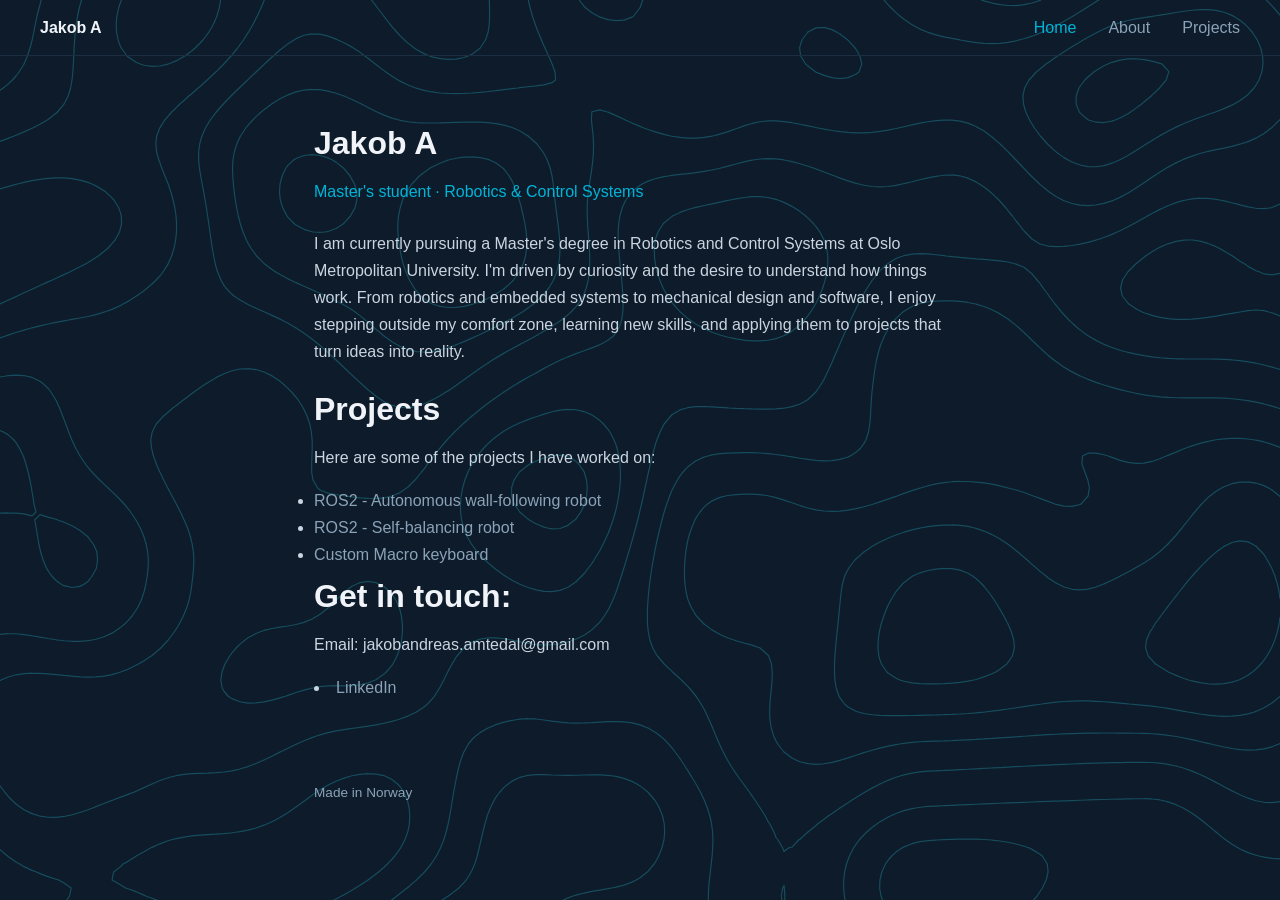
<file: index.html>
<!DOCTYPE html>
<html lang="en">
<head>
    <meta charset="UTF-8">
    <meta name="viewport" content="width=device-width, initial-scale=1.0">
    <title>Jakob A</title>
    <link rel="stylesheet" href="style.css">
</head>
<body>
    <canvas id="flowfield" aria-hidden="true"></canvas>
    <table class="nav-table" width="100%" border="0" cellpadding="0" cellspacing="0">
        <tr>
            <td width="200"><a href="index.html" style="color:#F0F4F8; font-weight:bold;">Jakob A</a></td>
            <td align="right">
                <table border="0" cellpadding="0" cellspacing="0">
                    <tr>
                        <td style="padding-left:32px;"><a href="index.html" class="active">Home</a></td>
                        <td style="padding-left:32px;"><a href="about.html">About</a></td>
                        <td style="padding-left:32px;"><a href="projects.html">Projects</a></td>
                    </tr>
                </table>
            </td>
        </tr>
    </table>
 
    <div class="content">
        <h1>Jakob A</h1>
        <p class="subtitle">Master's student · Robotics & Control Systems</p>
        <p>I am currently pursuing a Master's degree in Robotics and Control Systems at Oslo Metropolitan University. I'm driven by curiosity and the desire to understand how things work. From robotics and embedded systems to mechanical design and software, I enjoy stepping outside my comfort zone, learning new skills, and applying them to projects that turn ideas into reality.
        </p>

        <h1>Projects</h1>
        <p>Here are some of the projects I have worked on:</p>
        <ul>
            <li><a href="projects/wallfollowing_robot.html">ROS2 - Autonomous wall-following robot</a></li>
            <li><a href="projects/ros2 self_balancing_robot.html">ROS2 - Self-balancing robot</a></li>
            <li><a href="projects/dumbpad.html">Custom Macro keyboard</a></li>
        </ul>

        <h1>Get in touch:</h1>
        <p>Email: jakobandreas.amtedal@gmail.com</p>
        <li><a href="https://www.linkedin.com/in/amtedal/" target="_blank">LinkedIn</a></li>
        
        <footer>Made in Norway</footer>
    </div>
    
    <script src="flowfield.js" defer></script>
</body>
</html>
</file>
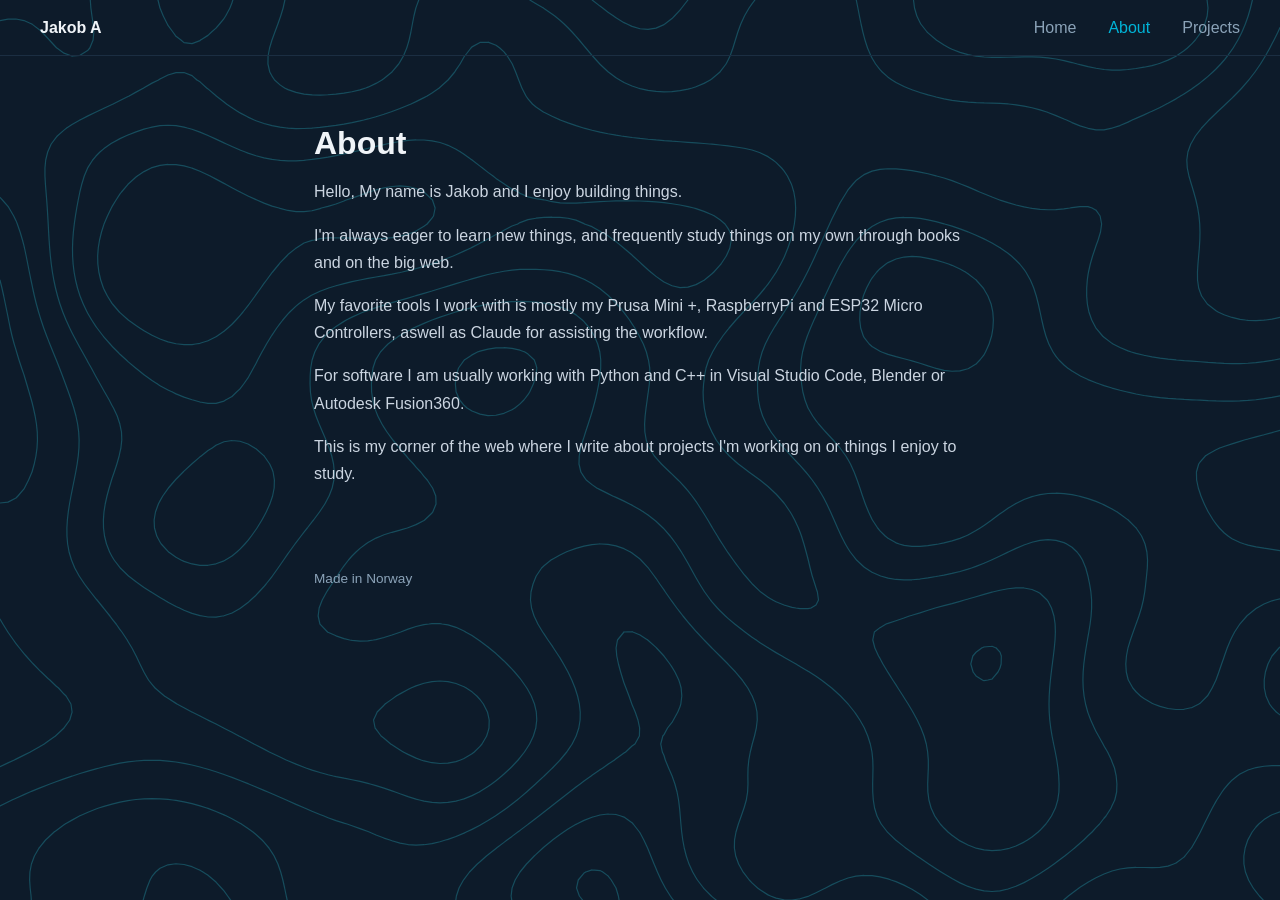
<file: about.html>
<!DOCTYPE html>
<html lang="en">
<head>
    <meta charset="UTF-8">
    <meta name="viewport" content="width=device-width, initial-scale=1.0">
    <title>About — Jakob A</title>
    <link rel="stylesheet" href="style.css">
</head>
<body>
    <canvas id="flowfield" aria-hidden="true"></canvas>
    <table class="nav-table" width="100%" border="0" cellpadding="0" cellspacing="0">
        <tr>
            <td width="200"><a href="index.html" style="color:#F0F4F8; font-weight:bold;">Jakob A</a></td>
            <td align="right">
                <table border="0" cellpadding="0" cellspacing="0">
                    <tr>
                        <td style="padding-left:32px;"><a href="index.html">Home</a></td>
                        <td style="padding-left:32px;"><a href="about.html" class="active">About</a></td>
                        <td style="padding-left:32px;"><a href="projects.html">Projects</a></td>
                    </tr>
                </table>
            </td>
        </tr>
    </table>
 
    <div class="content">
        <h2>About</h2>
 
        <p>Hello, My name is Jakob and I enjoy building things.</p>
        <p>I'm always eager to learn new things, and frequently study things on my own through books and on the big web.</p>
        <p>My favorite tools I work with is mostly my Prusa Mini +, RaspberryPi and ESP32 Micro Controllers, aswell as Claude for assisting the workflow.</p>
        <p>For software I am usually working with Python and C++ in Visual Studio Code, Blender or Autodesk Fusion360. </p>
        <p>This is my corner of the web where I write about projects I'm working on or things I enjoy to study. </p>
 
        <footer>Made in Norway</footer>
    </div>

    <script src="flowfield.js" defer></script>
</body>
</html>
</file>
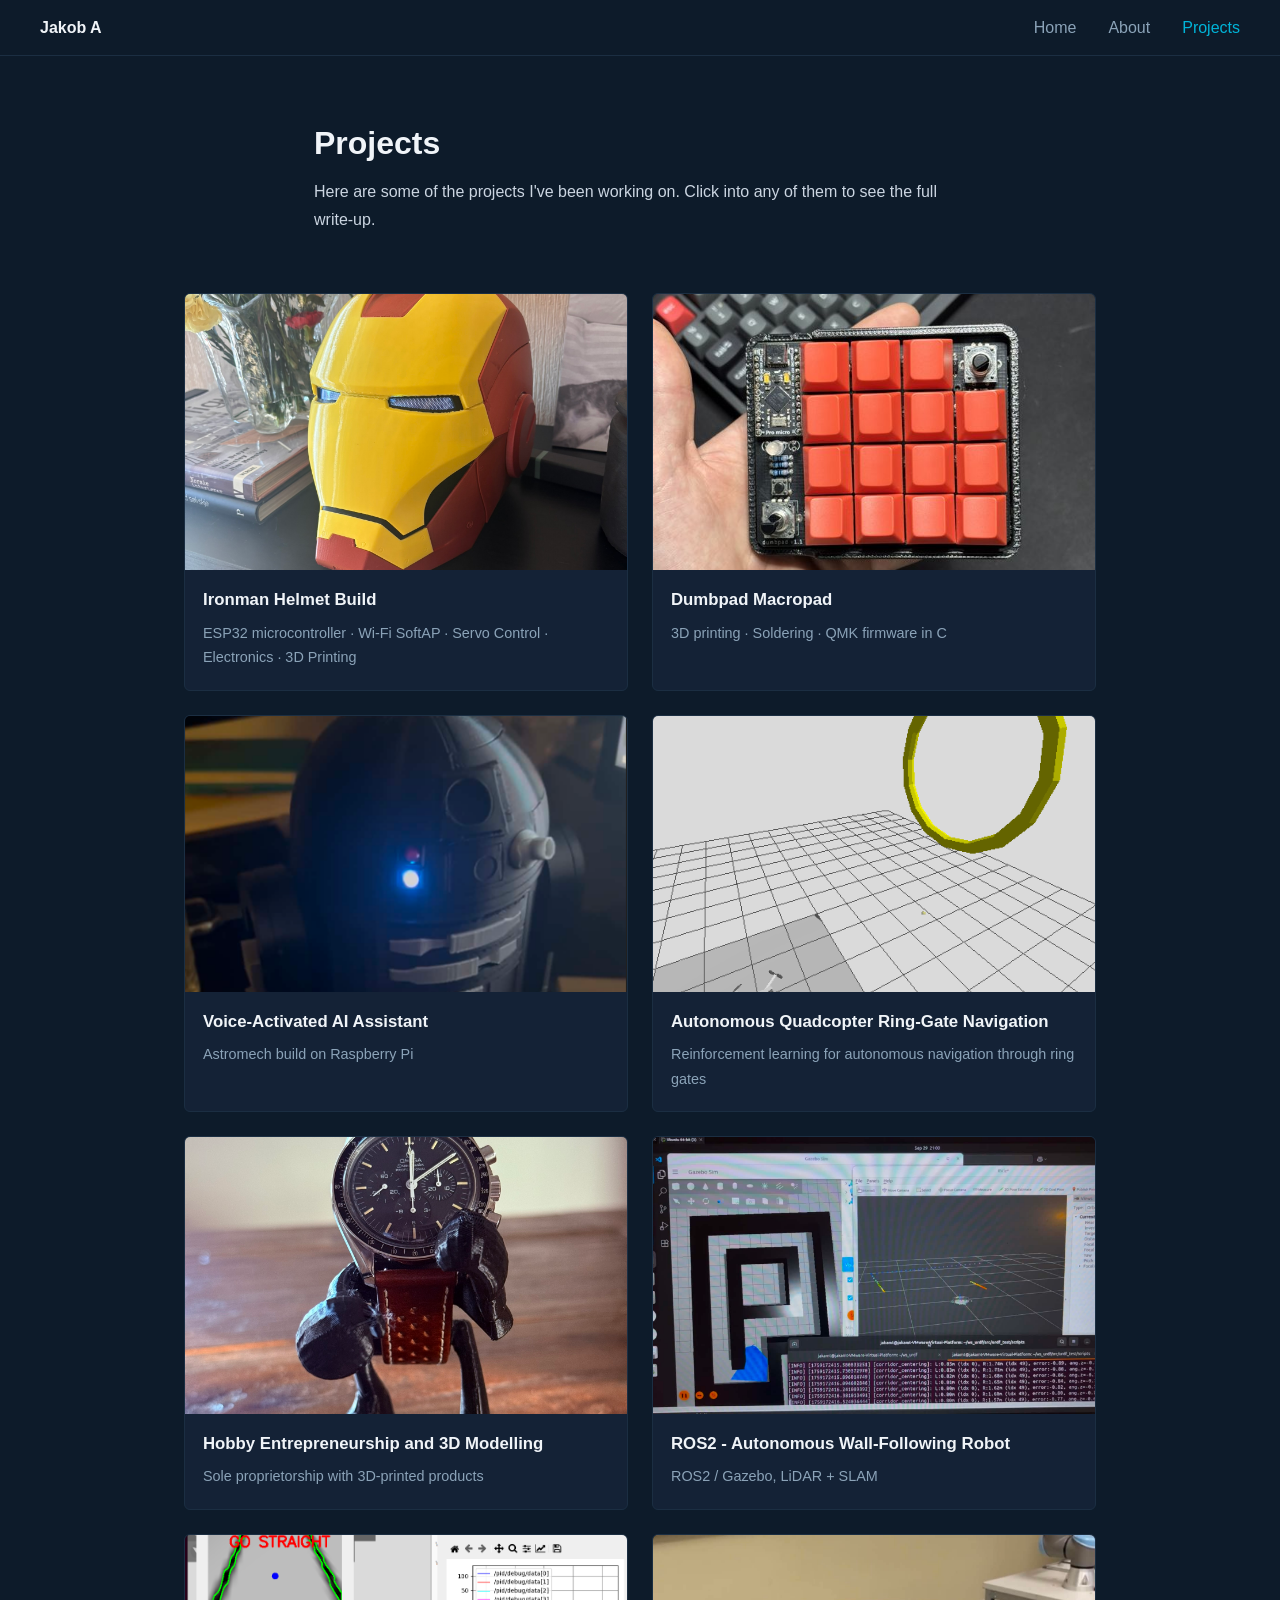
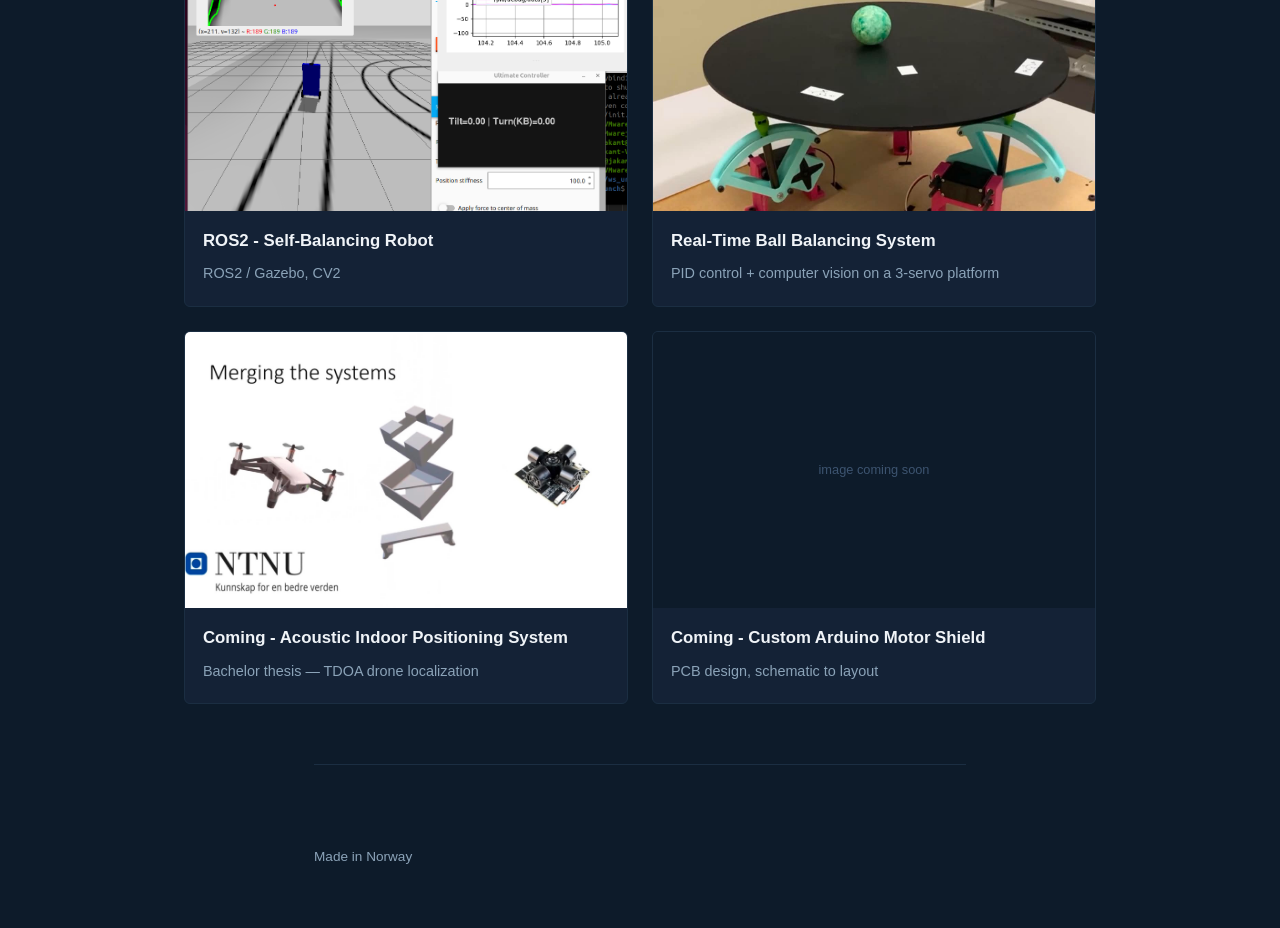
<file: projects.html>
<!DOCTYPE html>
<html lang="en">
<head>
    <meta charset="UTF-8">
    <meta name="viewport" content="width=device-width, initial-scale=1.0">
    <title>Projects - Jakob A</title>
    <link rel="stylesheet" href="style.css">

    <script type="importmap">
    {
    "imports": {
        "three": "https://unpkg.com/three@0.166.0/build/three.module.js",
        "three/addons/": "https://unpkg.com/three@0.166.0/examples/jsm/"
        }
    }
    </script>

</head>
<body>

    <table class="nav-table" width="100%" border="0" cellpadding="0" cellspacing="0">
        <tr>
            <td width="200"><a href="index.html" style="color:#F0F4F8; font-weight:bold;">Jakob A</a></td>
            <td align="right">
                <table border="0" cellpadding="0" cellspacing="0">
                    <tr>
                        <td style="padding-left:32px;"><a href="index.html">Home</a></td>
                        <td style="padding-left:32px;"><a href="about.html">About</a></td>
                        <td style="padding-left:32px;"><a href="projects.html" class="active">Projects</a></td>
                    </tr>
                </table>
            </td>
        </tr>
    </table>

    <div class="content">
        <h2>Projects</h2>
        <p>Here are some of the projects I've been working on. Click into any of them to see the full write-up.</p>
    </div>


    <div class="project-grid">
        <a class="project-card" href="projects/ironman_helmet.html">
            <img class="project-card-img" src="pictures/Ironman_helmet/Ironman helmet.JPEG" alt="Ironman helmet with ESP32 control">
            <div class="project-card-body">
                <h3>Ironman Helmet Build</h3>
                <p>ESP32 microcontroller · Wi-Fi SoftAP · Servo Control · Electronics · 3D Printing</p>
            </div>


        <a class="project-card" href="projects/dumbpad.html">
            <img class="project-card-img" src="pictures/dumbpad/dumbpad-card.jpg" alt="Dumbpad macropad">
            <div class="project-card-body">
                <h3>Dumbpad Macropad</h3>
                <p>3D printing · Soldering · QMK firmware in C</p>
            </div>
        </a>

        <a class="project-card" href="projects/Astromech_voice_assistant.html">
            <img class="project-card-img" src="pictures/Astromech_heropicture.png" alt="Astromech Voice Assistant">
            <div class="project-card-body">
                <h3>Voice-Activated AI Assistant</h3>
                <p>Astromech build on Raspberry Pi</p>
            </div>
        </a>

        <a class="project-card" href="projects/quadcopter_ring_RL.html">
            <img class="project-card-img" src="pictures/quadcopter_rings_RL/quadcopter_rl_heropic.png" alt="Autonomous quadcopter navigating ring gates">
            <div class="project-card-body">
                <h3>Autonomous Quadcopter Ring-Gate Navigation</h3>
                <p>Reinforcement learning for autonomous navigation through ring gates</p>
            </div>
        </a>

        <a class="project-card" href="projects/watchmate.html">
            <img class="project-card-img" src="pictures/IMG_4743.JPEG" alt="WatchMate 3D-printed watch stand">
            <div class="project-card-body">
                <h3>Hobby Entrepreneurship and 3D Modelling</h3>
                <p>Sole proprietorship with 3D-printed products</p>
            </div>
        </a>

        <a class="project-card" href="projects/wallfollowing_robot.html">
            <img class="project-card-img" src="pictures/d809a923-9bce-4dde-a6d1-66a46a75e28f.jpg" alt="Maze solver with SLAM">
            <div class="project-card-body">
                <h3>ROS2 - Autonomous Wall-Following Robot</h3>
                <p>ROS2 / Gazebo, LiDAR + SLAM</p>
            </div>
        </a>

        <a class="project-card" href="projects/ros2 self_balancing_robot.html">
            <img class="project-card-img" src="pictures/ros2_self_balancing_robot/final system with frames.PNG" alt="Self-balancing robot">
            <div class="project-card-body">
                <h3>ROS2 - Self-Balancing Robot</h3>
                <p>ROS2 / Gazebo, CV2</p>
            </div>
        </a>

        <a class="project-card" href="projects/ball-balancer.html">
            <img class="project-card-img" src="pictures/ballbalancer picture.jpg" alt="Ball balancing platform">
            <div class="project-card-body">
                <h3>Real-Time Ball Balancing System</h3>
                <p>PID control + computer vision on a 3-servo platform</p>
            </div>
        </a>

        <a class="project-card" href="#">
            <img class="project-card-img" src="pictures/drone heropic.jpg" alt="Ball balancing platform">
            <div class="project-card-body">
                <h3>Coming - Acoustic Indoor Positioning System</h3>
                <p>Bachelor thesis — TDOA drone localization</p>
            </div>
        </a>

        <a class="project-card" href="#">
            <div class="project-card-placeholder">image coming soon</div>
            <div class="project-card-body">
                <h3>Coming - Custom Arduino Motor Shield</h3>
                <p>PCB design, schematic to layout</p>
            </div>
        </a>

    </div>

    <div class="content">
        <hr class="divider">
        <footer>Made in Norway</footer>
    </div>

</body>
</html>
</file>
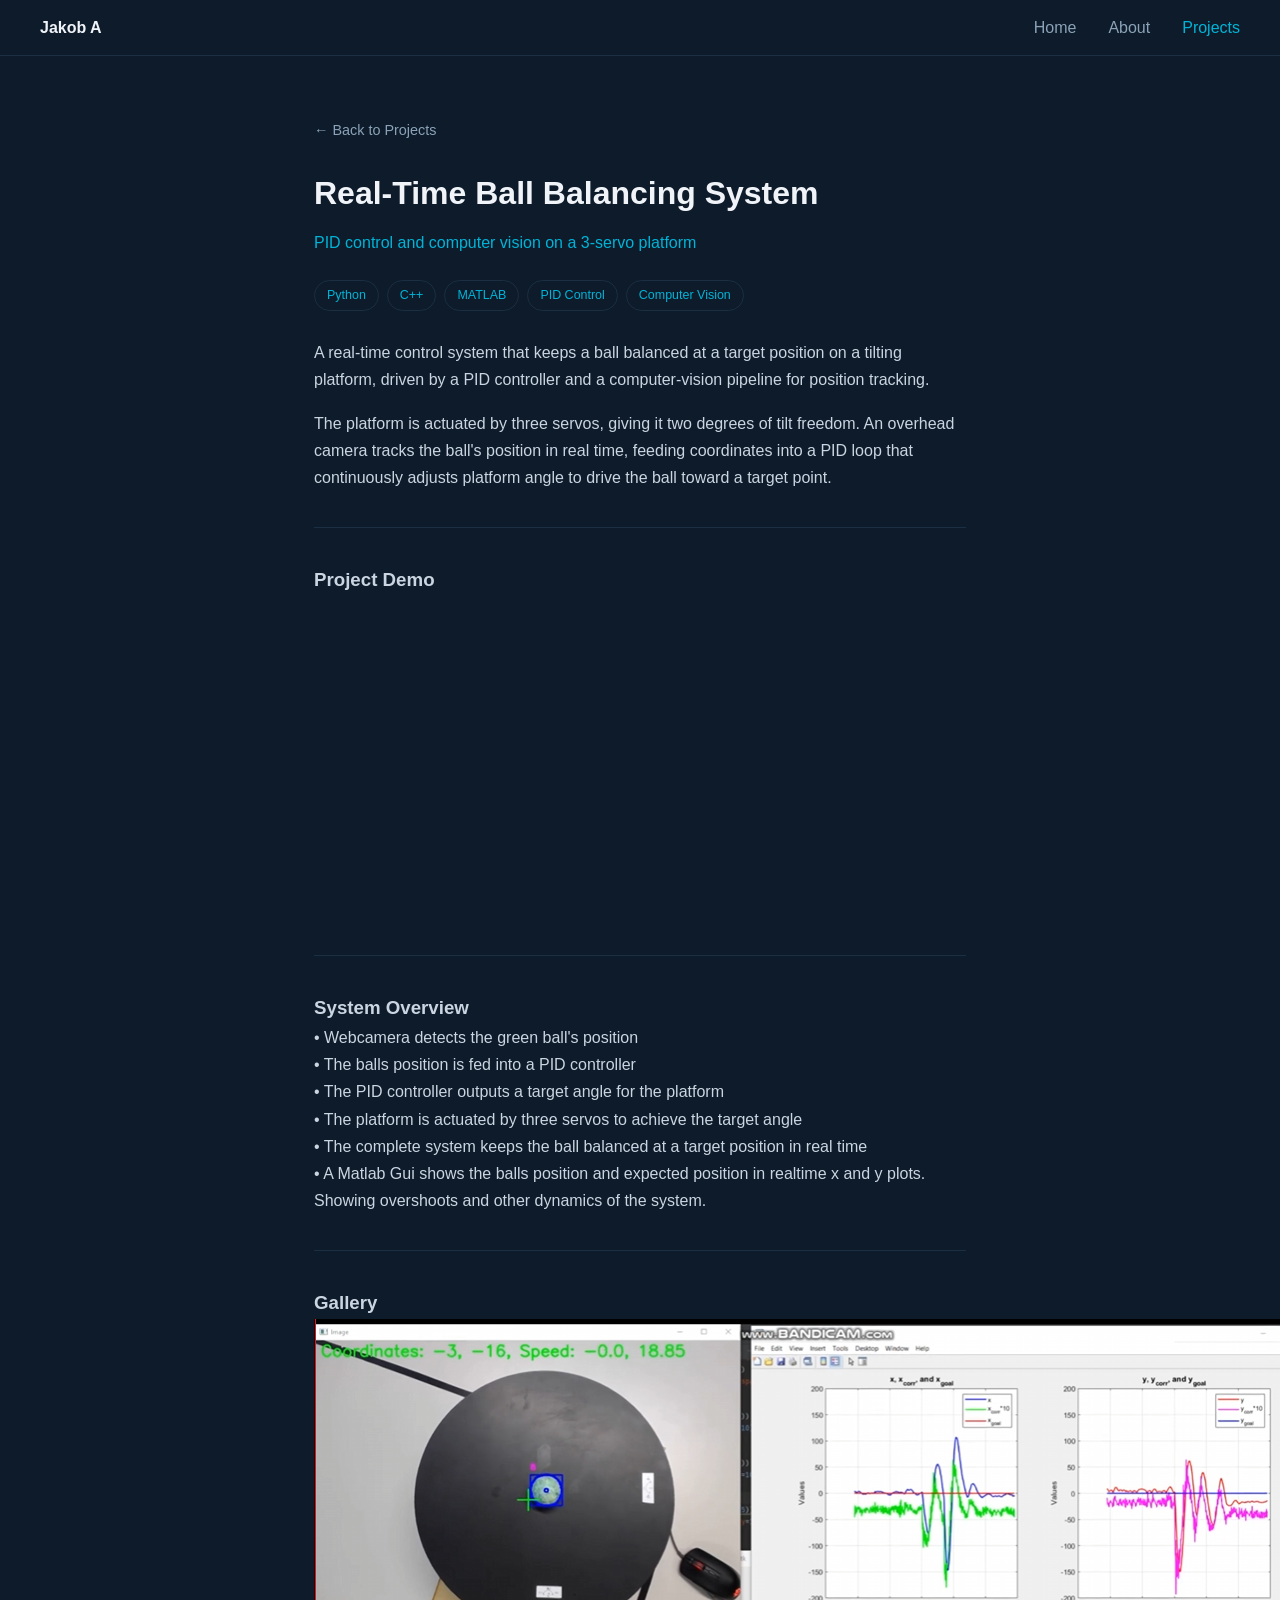
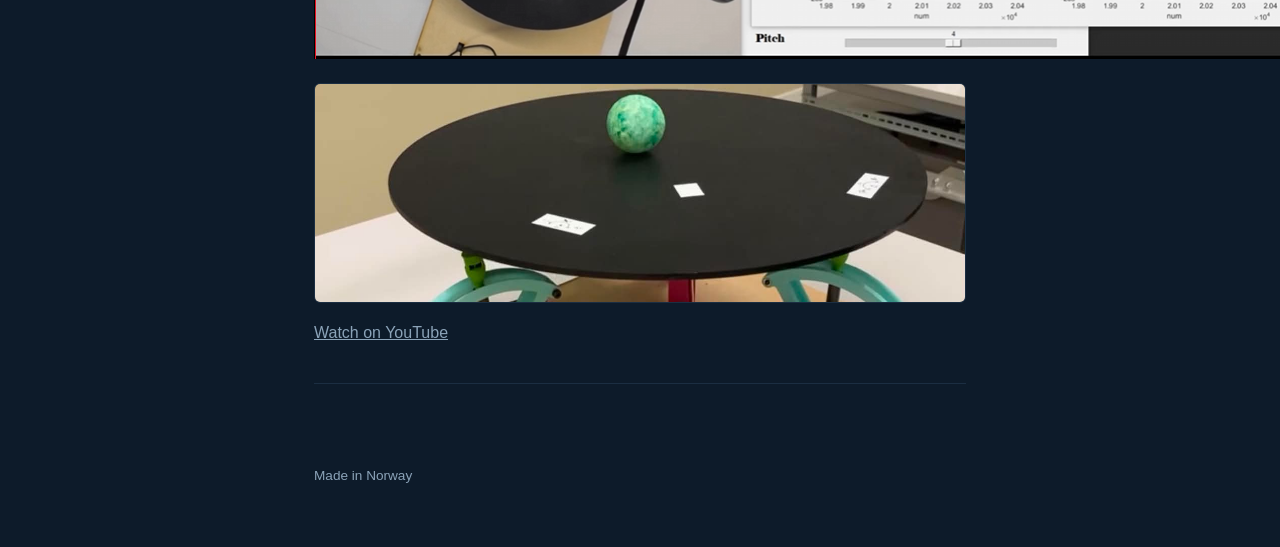
<file: projects/ball-balancer.html>
<!DOCTYPE html>
<html lang="en">
<head>
    <meta charset="UTF-8">
    <meta name="viewport" content="width=device-width, initial-scale=1.0">
    <title>Real-Time Ball Balancing System - Jakob A</title>
    <link rel="stylesheet" href="../style.css">
</head>
<body>

    <table class="nav-table" width="100%" border="0" cellpadding="0" cellspacing="0">
        <tr>
            <td width="200"><a href="../index.html" style="color:#F0F4F8; font-weight:bold;">Jakob A</a></td>
            <td align="right">
                <table border="0" cellpadding="0" cellspacing="0">
                    <tr>
                        <td style="padding-left:32px;"><a href="../index.html">Home</a></td>
                        <td style="padding-left:32px;"><a href="../about.html">About</a></td>
                        <td style="padding-left:32px;"><a href="../projects.html" class="active">Projects</a></td>
                    </tr>
                </table>
            </td>
        </tr>
    </table>

    <div class="content">

        <a class="back-link" href="../projects.html">Back to Projects</a>

        <h1>Real-Time Ball Balancing System</h1>
        <p class="subtitle">PID control and computer vision on a 3-servo platform</p>

        <div class="tag-row">
            <span class="tag">Python</span>
            <span class="tag">C++</span>
            <span class="tag">MATLAB</span>
            <span class="tag">PID Control</span>
            <span class="tag">Computer Vision</span>
        </div>

        <p>A real-time control system that keeps a ball balanced at a target position on a tilting platform, driven by a PID controller and a computer-vision pipeline for position tracking.</p>

        <p>The platform is actuated by three servos, giving it two degrees of tilt freedom. An overhead camera tracks the ball's position in real time, feeding coordinates into a PID loop that continuously adjusts platform angle to drive the ball toward a target point.</p>

        <hr class="divider">

        <h3>Project Demo</h3>
        <iframe width="560" height="315" src="https://www.youtube.com/embed/c5nhp6Jgblc?si=avjd4Lc5rb2Nlgzs" title="YouTube video player" frameborder="0" allow="accelerometer; autoplay; clipboard-write; encrypted-media; gyroscope; picture-in-picture; web-share" referrerpolicy="strict-origin-when-cross-origin" allowfullscreen></iframe>

        <hr class="divider">

        <h3>System Overview</h3>
        <p>
            &bull; Webcamera detects the green ball's position<br>
            &bull; The balls position is fed into a PID controller<br>
            &bull; The PID controller outputs a target angle for the platform<br>
            &bull; The platform is actuated by three servos to achieve the target angle<br>
            &bull; The complete system keeps the ball balanced at a target position in real time <br>
            &bull; A Matlab Gui shows the balls position and expected position in realtime x and y plots. Showing overshoots and other dynamics of the system.
        </p>

        <hr class="divider">

        <h3>Gallery</h3>

        <div class="image-container">
            <img src="../pictures/Screenshot of system3dof.png" alt="Computer vision tracking overlay on the ball">
        </div>

        


        <div class="project-gallery">
            <img src="../pictures/ballbalancer picture.jpg" alt="3-servo tilting platform">
            
        </div>

        <div class="project-links">
            <a href="https://youtube.com" target="_blank" rel="noopener">Watch on YouTube</a>
        </div>

        <hr class="divider">

        <footer>Made in Norway</footer>
    </div>

</body>
</html>
</file>
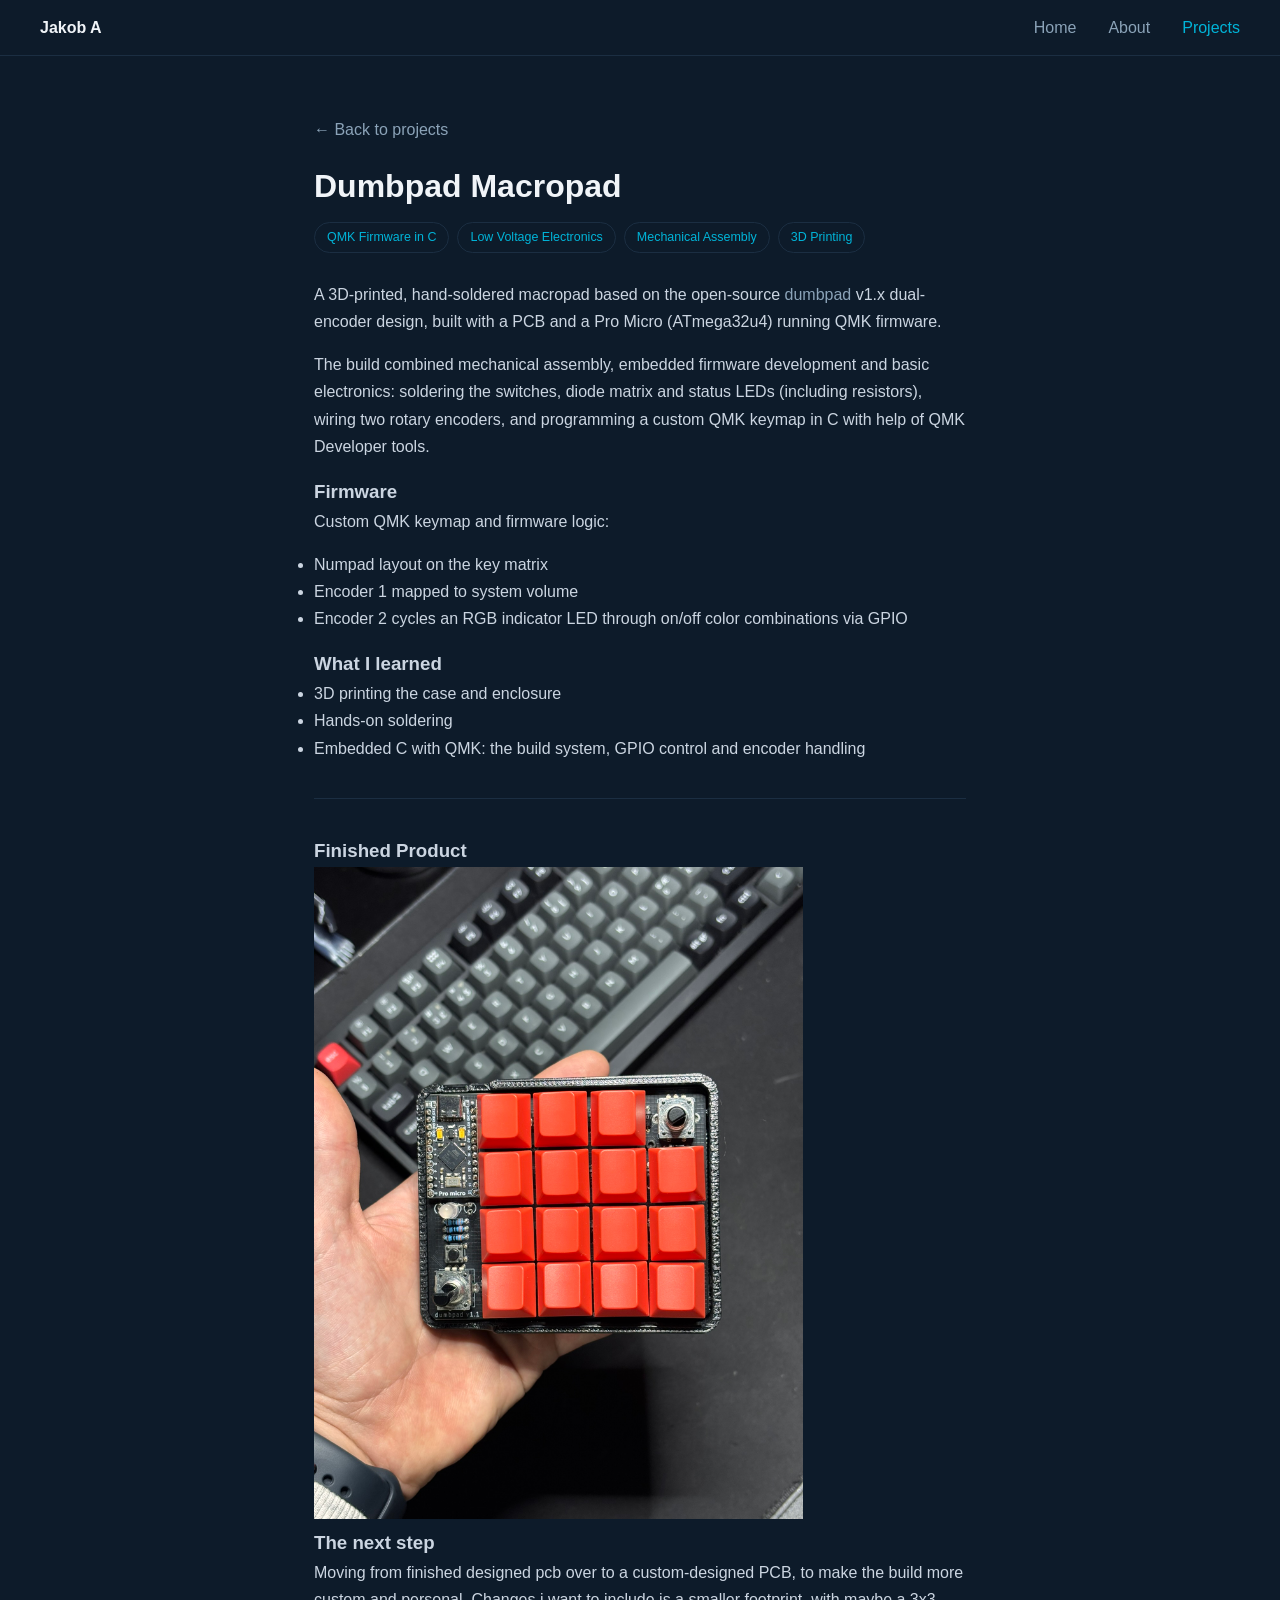
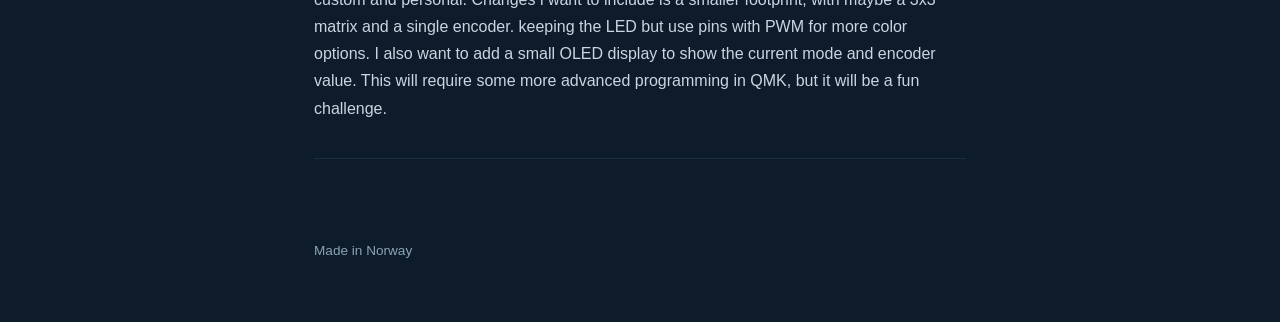
<file: projects/dumbpad.html>
<!DOCTYPE html>
<html lang="en">
<head>
    <meta charset="UTF-8">
    <meta name="viewport" content="width=device-width, initial-scale=1.0">
    <title>Dumbpad Macropad - Jakob A</title>
    <link rel="stylesheet" href="../style.css">
    <!-- Copy the GoatCounter snippet + Three.js import map / stl-viewer.js script tags from your WatchMate page here -->
</head>
<body>

    <table class="nav-table" width="100%" border="0" cellpadding="0" cellspacing="0">
        <tr>
            <td width="200"><a href="../index.html" style="color:#F0F4F8; font-weight:bold;">Jakob A</a></td>
            <td align="right">
                <table border="0" cellpadding="0" cellspacing="0">
                    <tr>
                        <td style="padding-left:32px;"><a href="../index.html">Home</a></td>
                        <td style="padding-left:32px;"><a href="../about.html">About</a></td>
                        <td style="padding-left:32px;"><a href="../projects.html" class="active">Projects</a></td>
                    </tr>
                </table>
            </td>
        </tr>
    </table>

    <div class="content">
        <p><a href="../projects.html">&larr; Back to projects</a></p>

        <h2>Dumbpad Macropad</h2>
        <div class="tag-row">
            <span class="tag">QMK Firmware in C</span>
            <span class="tag">Low Voltage Electronics</span>
            <span class="tag">Mechanical Assembly</span>
            <span class="tag">3D Printing</span>
        </div>

        <p>A 3D-printed, hand-soldered macropad based on the open-source
        <a href="https://github.com/imchipwood/dumbpad" target="_blank" rel="noopener">dumbpad</a>
        v1.x dual-encoder design, built with a PCB and a Pro Micro (ATmega32u4) running QMK firmware.</p>

        <p>The build combined mechanical assembly, embedded firmware development and basic electronics:
        soldering the switches, diode matrix and status LEDs (including resistors), wiring two rotary
        encoders, and programming a custom QMK keymap in C with help of QMK Developer tools.</p>

        <!-- Optional 3D model, same attributes as the WatchMate viewer -->
        <!-- <div class="stl-viewer" data-stl="../models/dumbpad.stl" data-rotate-x="-90" data-rotate-z="0"></div> -->

        
        <h3>Firmware</h3>
        <p>Custom QMK keymap and firmware logic:</p>
        <ul>
            <li>Numpad layout on the key matrix</li>
            <li>Encoder 1 mapped to system volume</li>
            <li>Encoder 2 cycles an RGB indicator LED through on/off color combinations via GPIO</li>
        </ul>

        <p></p>
        <h3>What I learned</h3>
        <ul>
            <li>3D printing the case and enclosure</li>
            <li>Hands-on soldering </li>
            <li>Embedded C with QMK: the build system, GPIO control and encoder handling</li>
        </ul>

        <hr class="divider">

        <h3>Finished Product</h3>
        <div class="image-container">
        <img src="../pictures/dumbpad/dumbpad-1.JPEG" alt="Finished dumbpad macropad" style="width: 75%;">
        </div>

        <h3>The next step</h3>
        <p>Moving from finished designed pcb over to a custom-designed PCB, to make the build more
        custom and personal. Changes i want to include is a smaller footprint, with maybe a 3x3 matrix and a single encoder. keeping the LED but use pins with PWM for more color options.
        I also want to add a small OLED display to show the current mode and encoder value. This will require some more advanced programming in QMK, but it will be a fun challenge.
    </p>

        <hr class="divider">

        <footer>Made in Norway</footer>
    </div>

</body>
</html>
</file>
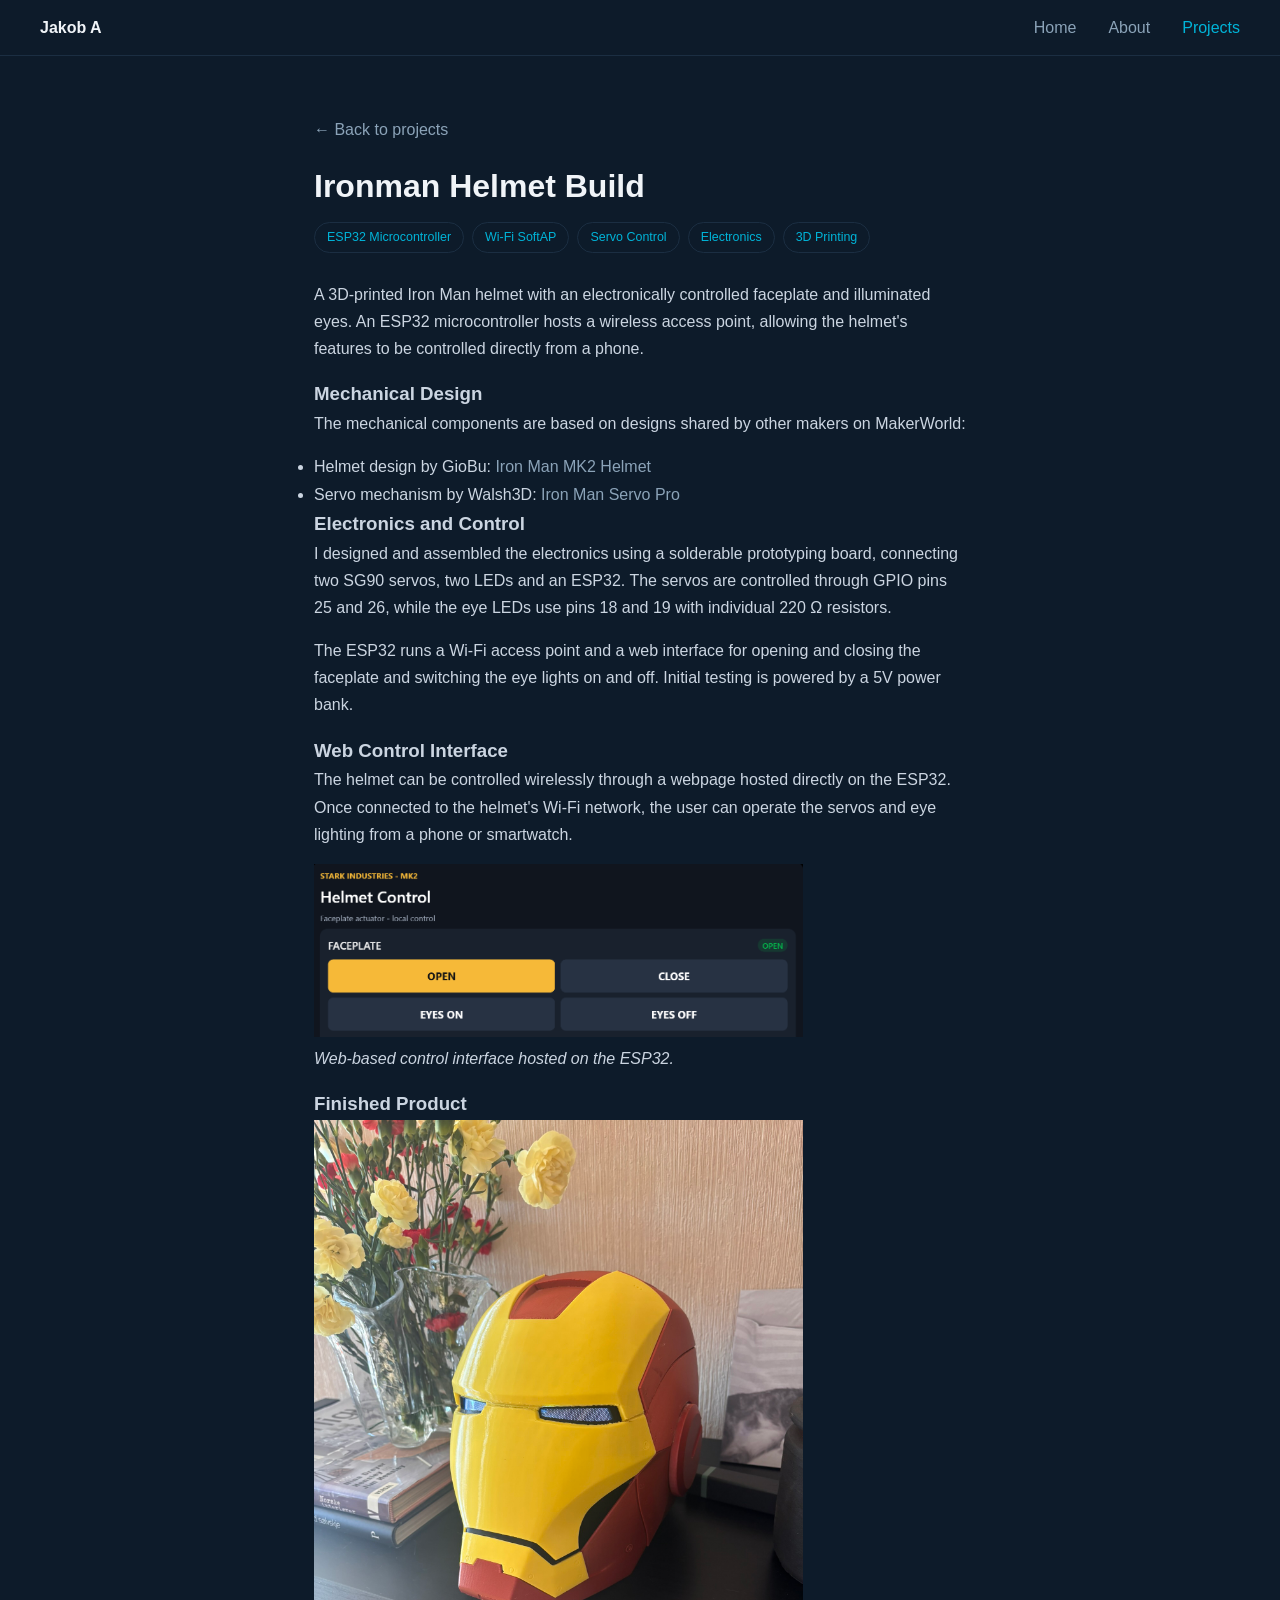
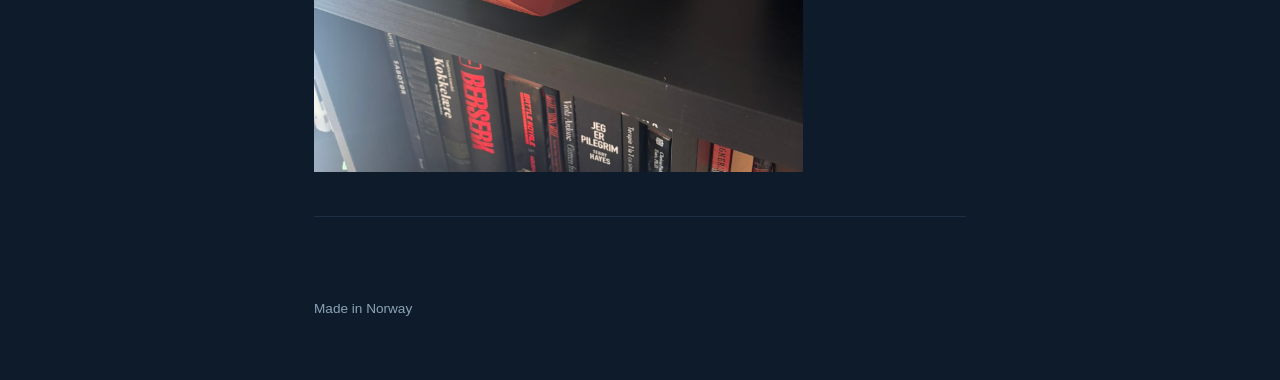
<file: projects/ironman_helmet.html>
<!DOCTYPE html>
<html lang="en">
<head>
    <meta charset="UTF-8">
    <meta name="viewport" content="width=device-width, initial-scale=1.0">
    <title>Ironman Helmet Build - Jakob A</title>
    <link rel="stylesheet" href="../style.css">
</head>

<body>

    <table class="nav-table" width="100%" border="0" cellpadding="0" cellspacing="0">
        <tr>
            <td width="200">
                <a href="../index.html" style="color:#F0F4F8; font-weight:bold;">Jakob A</a>
            </td>
            <td align="right">
                <table border="0" cellpadding="0" cellspacing="0">
                    <tr>
                        <td style="padding-left:32px;"><a href="../index.html">Home</a></td>
                        <td style="padding-left:32px;"><a href="../about.html">About</a></td>
                        <td style="padding-left:32px;"><a href="../projects.html" class="active">Projects</a></td>
                    </tr>
                </table>
            </td>
        </tr>
    </table>

    <div class="content">
        <p><a href="../projects.html">&larr; Back to projects</a></p>

        <h2>Ironman Helmet Build</h2>

        <div class="tag-row">
            <span class="tag">ESP32 Microcontroller</span>
            <span class="tag">Wi-Fi SoftAP</span>
            <span class="tag">Servo Control</span>
            <span class="tag">Electronics</span>
            <span class="tag">3D Printing</span>
        </div>

        <p>
            A 3D-printed Iron Man helmet with an electronically controlled
            faceplate and illuminated eyes. An ESP32 microcontroller hosts
            a wireless access point, allowing the helmet's features to be
            controlled directly from a phone.
        </p>

        <h3>Mechanical Design</h3>
        <p>
            The mechanical components are based on designs shared by other
            makers on MakerWorld:
        </p>

        <ul>
            <li>
                Helmet design by GioBu:
                <a href="https://makerworld.com/en/models/3130856-iron-man-mk2-helmet-a1-mini-all-printers?from=search#profileId-3533271"
                   target="_blank" rel="noopener noreferrer">
                    Iron Man MK2 Helmet
                </a>
            </li>
            <li>
                Servo mechanism by Walsh3D:
                <a href="https://makerworld.com/en/models/2303144-walsh3d-iron-man-servo-pro-all-in-one-kit?from=search#profileId-2513793"
                   target="_blank" rel="noopener noreferrer">
                    Iron Man Servo Pro
                </a>
            </li>
        </ul>

        <h3>Electronics and Control</h3>
        <p>
            I designed and assembled the electronics using a solderable
            prototyping board, connecting two SG90 servos, two LEDs and
            an ESP32. The servos are controlled through GPIO pins 25 and 26,
            while the eye LEDs use pins 18 and 19 with individual 220 Ω resistors.
        </p>

        <p>
            The ESP32 runs a Wi-Fi access point and a web interface
            for opening and closing the faceplate and switching the eye
            lights on and off. Initial testing is powered by a 5V power bank.
        </p>

        <h3>Web Control Interface</h3>
        <p>
            The helmet can be controlled wirelessly through a webpage hosted
            directly on the ESP32. Once connected to the helmet's Wi-Fi
            network, the user can operate the servos and eye lighting from a phone or smartwatch.
        </p>

        <div class="image-container">
            <img src="../pictures/Ironman_helmet/helmet_control.PNG"
                 alt="ESP32 helmet control webpage"
                 style="width: 75%;">
            <p><em>Web-based control interface hosted on the ESP32.</em></p>
        </div>

        <h3>Finished Product</h3>
        <div class="image-container">
            <img src="../pictures/Ironman_helmet/Ironman helmet.JPEG"
                 alt="Finished Iron Man helmet"
                 style="width: 75%;">
        </div>

    <!--
        <h3>Demo Video</h3>
    <video controls preload="metadata" playsinline
        poster="pictures/ironman_helmet/demo_poster.jpg">
        <source src="pictures/ironman_helmet/demo video.mp4" type="video/mp4">
        Your browser does not support the video tag.
    </video>
    -->

        <hr class="divider">

        <footer>Made in Norway</footer>
    </div>

    

</body>
</html>
</file>
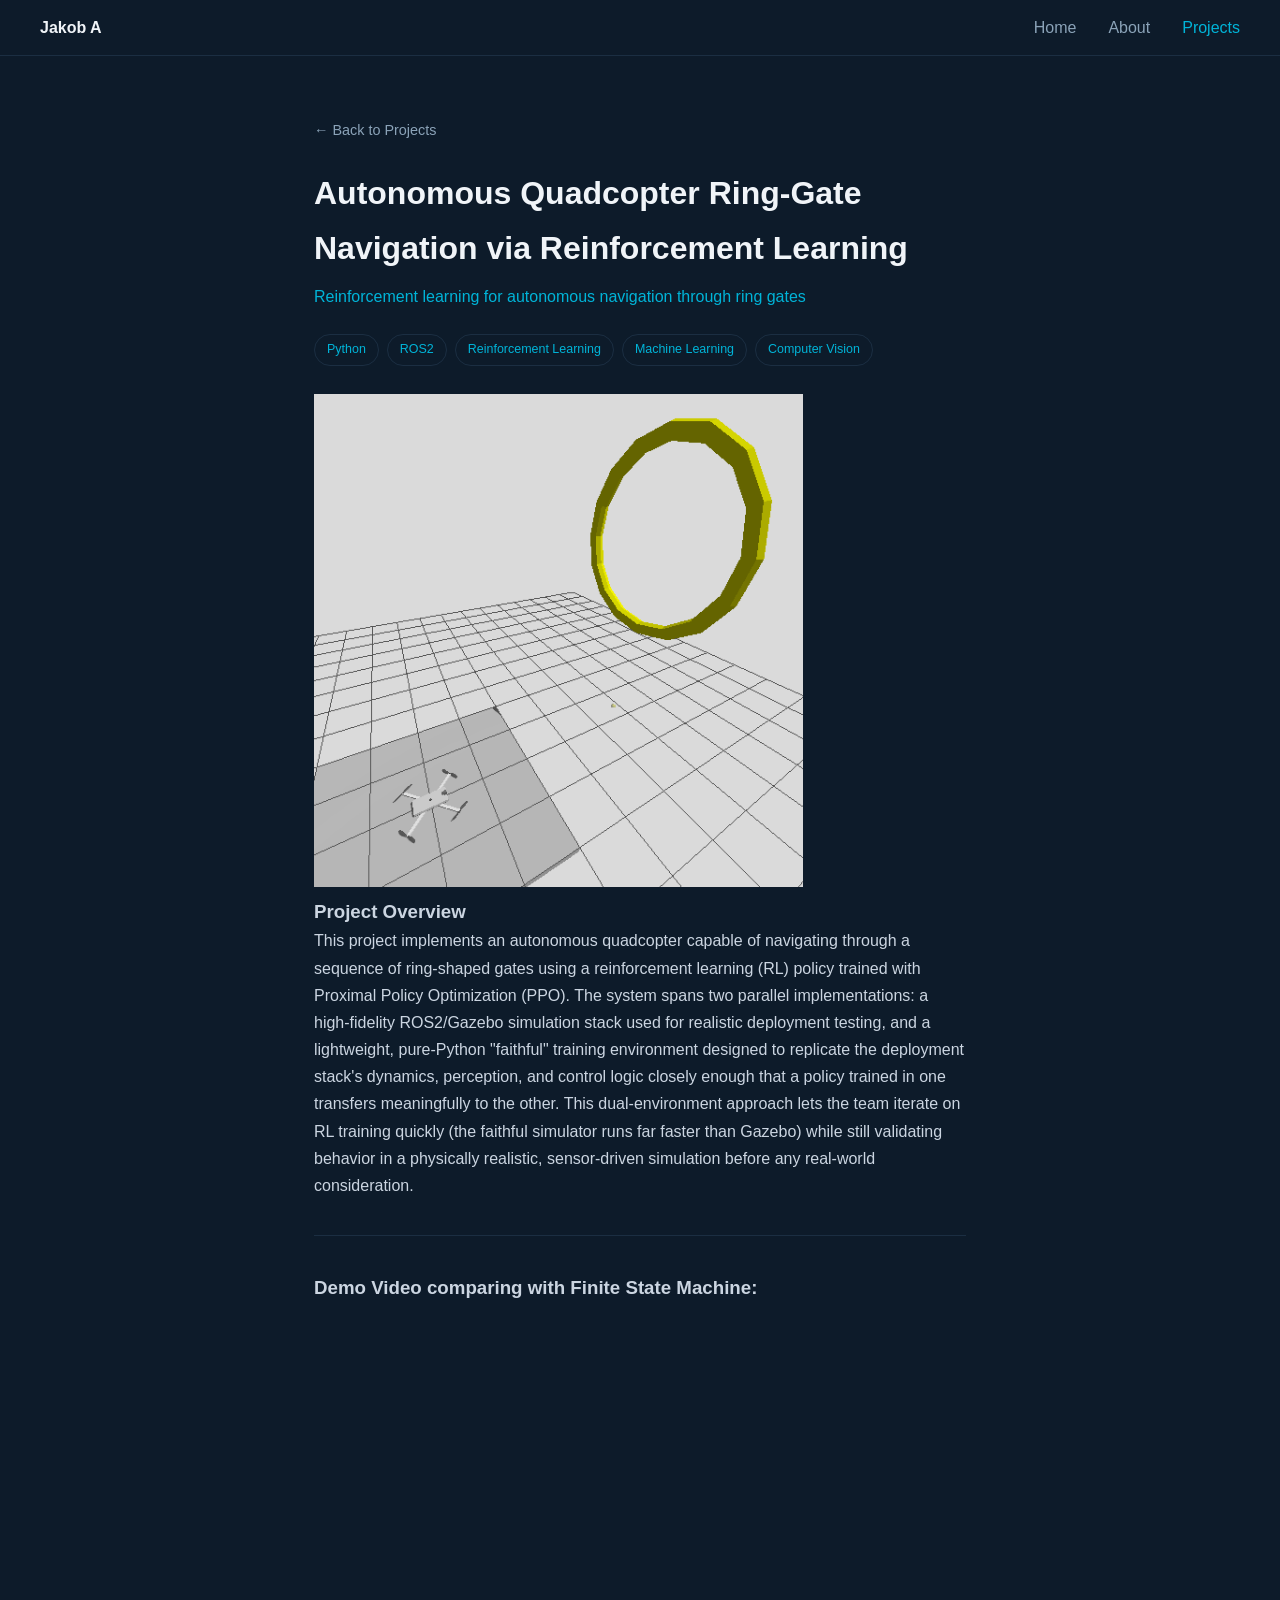
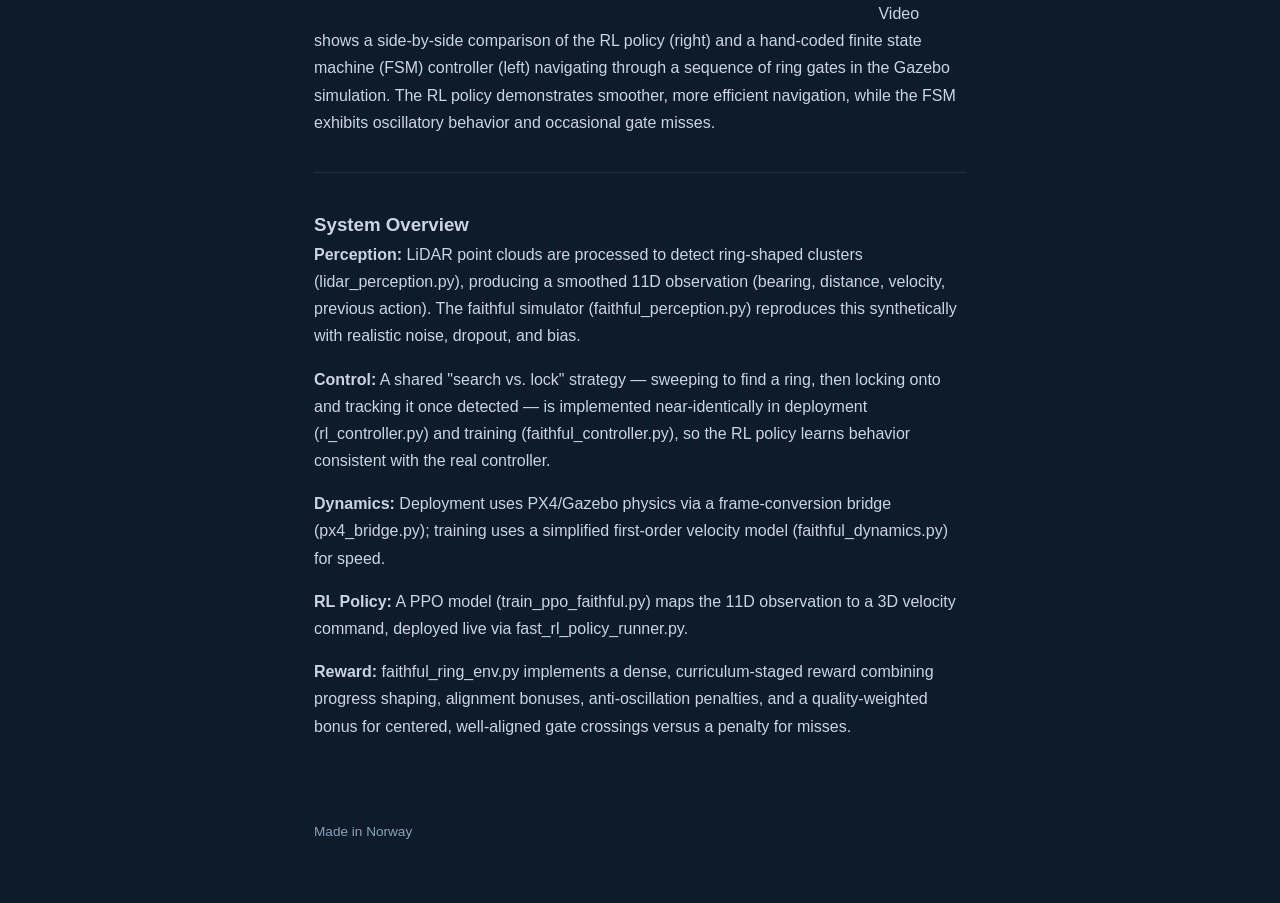
<file: projects/quadcopter_ring_RL.html>
<!DOCTYPE html>
<html lang="en">
<head>
    <meta charset="UTF-8">
    <meta name="viewport" content="width=device-width, initial-scale=1.0">
    <title>Autonomous Quadcopter Ring-Gate Navigation via Reinforcement Learning - Jakob A</title>
    <link rel="stylesheet" href="../style.css">
</head>
<body>

    <table class="nav-table" width="100%" border="0" cellpadding="0" cellspacing="0">
        <tr>
            <td width="200"><a href="../index.html" style="color:#F0F4F8; font-weight:bold;">Jakob A</a></td>
            <td align="right">
                <table border="0" cellpadding="0" cellspacing="0">
                    <tr>
                        <td style="padding-left:32px;"><a href="../index.html">Home</a></td>
                        <td style="padding-left:32px;"><a href="../about.html">About</a></td>
                        <td style="padding-left:32px;"><a href="../projects.html" class="active">Projects</a></td>
                    </tr>
                </table>
            </td>
        </tr>
    </table>

    <div class="content">

        <a class="back-link" href="../projects.html">Back to Projects</a>

        <h1>Autonomous Quadcopter Ring-Gate Navigation via Reinforcement Learning</h1>
        <p class="subtitle">Reinforcement learning for autonomous navigation through ring gates</p>

        <div class="tag-row">
            <span class="tag">Python</span>
            <span class="tag">ROS2</span>
            <span class="tag">Reinforcement Learning</span>
            <span class="tag">Machine Learning</span>
            <span class="tag">Computer Vision</span>
        </div>

        <img src="../pictures/quadcopter_rings_RL/quadcopter_rl_heropic.png" alt="" style="width: 75%;">

        <h3>Project Overview</h3>
        <p>This project implements an autonomous quadcopter capable of navigating through a sequence of ring-shaped gates using a reinforcement learning (RL) policy trained with Proximal Policy Optimization (PPO). The system spans two parallel implementations: a high-fidelity ROS2/Gazebo simulation stack used for realistic deployment testing, and a lightweight, pure-Python "faithful" training environment designed to replicate the deployment stack's dynamics, perception, and control logic closely enough that a policy trained in one transfers meaningfully to the other. This dual-environment approach lets the team iterate on RL training quickly (the faithful simulator runs far faster than Gazebo) while still validating behavior in a physically realistic, sensor-driven simulation before any real-world consideration.</p>

        <hr class="divider">

        <h3>Demo Video comparing with Finite State Machine: </h3>

        <iframe width="560" height="315" src="https://www.youtube.com/embed/S3OwnkTlxnk?si=0h7qtcOTrBMkDi1w" title="YouTube video player" frameborder="0" allow="accelerometer; autoplay; clipboard-write; encrypted-media; gyroscope; picture-in-picture; web-share" referrerpolicy="strict-origin-when-cross-origin" allowfullscreen></iframe>
        Video shows a side-by-side comparison of the RL policy (right) and a hand-coded finite state machine (FSM) controller (left) navigating through a sequence of ring gates in the Gazebo simulation. The RL policy demonstrates smoother, more efficient navigation, while the FSM exhibits oscillatory behavior and occasional gate misses.

        <hr class="divider">

        <h3>System Overview</h3>
        <p><strong>Perception:</strong> LiDAR point clouds are processed to detect ring-shaped clusters (lidar_perception.py), producing a smoothed 11D observation (bearing, distance, velocity, previous action). The faithful simulator (faithful_perception.py) reproduces this synthetically with realistic noise, dropout, and bias.</p>

        <p><strong>Control:</strong> A shared "search vs. lock" strategy — sweeping to find a ring, then locking onto and tracking it once detected — is implemented near-identically in deployment (rl_controller.py) and training (faithful_controller.py), so the RL policy learns behavior consistent with the real controller.</p>

        <p><strong>Dynamics:</strong> Deployment uses PX4/Gazebo physics via a frame-conversion bridge (px4_bridge.py); training uses a simplified first-order velocity model (faithful_dynamics.py) for speed.</p>

        <p><strong>RL Policy:</strong> A PPO model (train_ppo_faithful.py) maps the 11D observation to a 3D velocity command, deployed live via fast_rl_policy_runner.py.</p>

        <p><strong>Reward:</strong> faithful_ring_env.py implements a dense, curriculum-staged reward combining progress shaping, alignment bonuses, anti-oscillation penalties, and a quality-weighted bonus for centered, well-aligned gate crossings versus a penalty for misses.</p>

        <footer>Made in Norway</footer>
    </div>
</body>
</html>
</file>
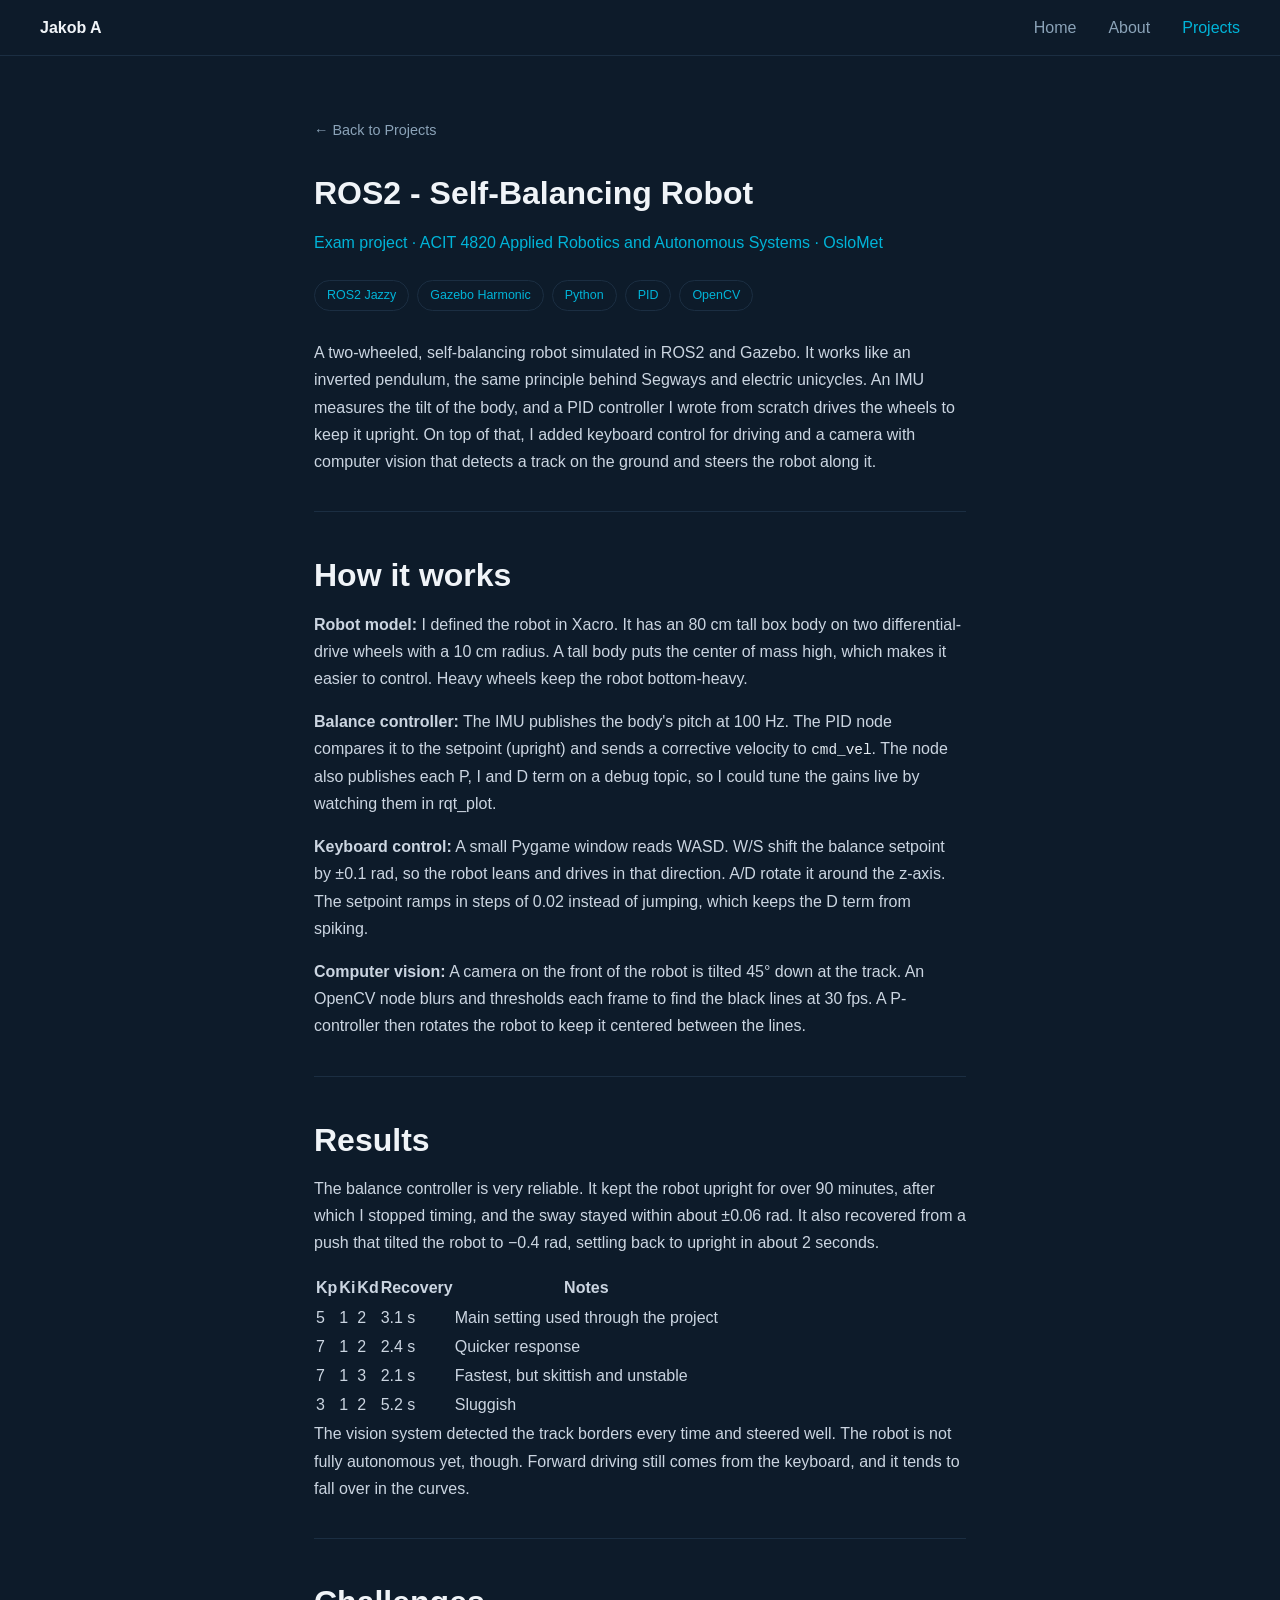
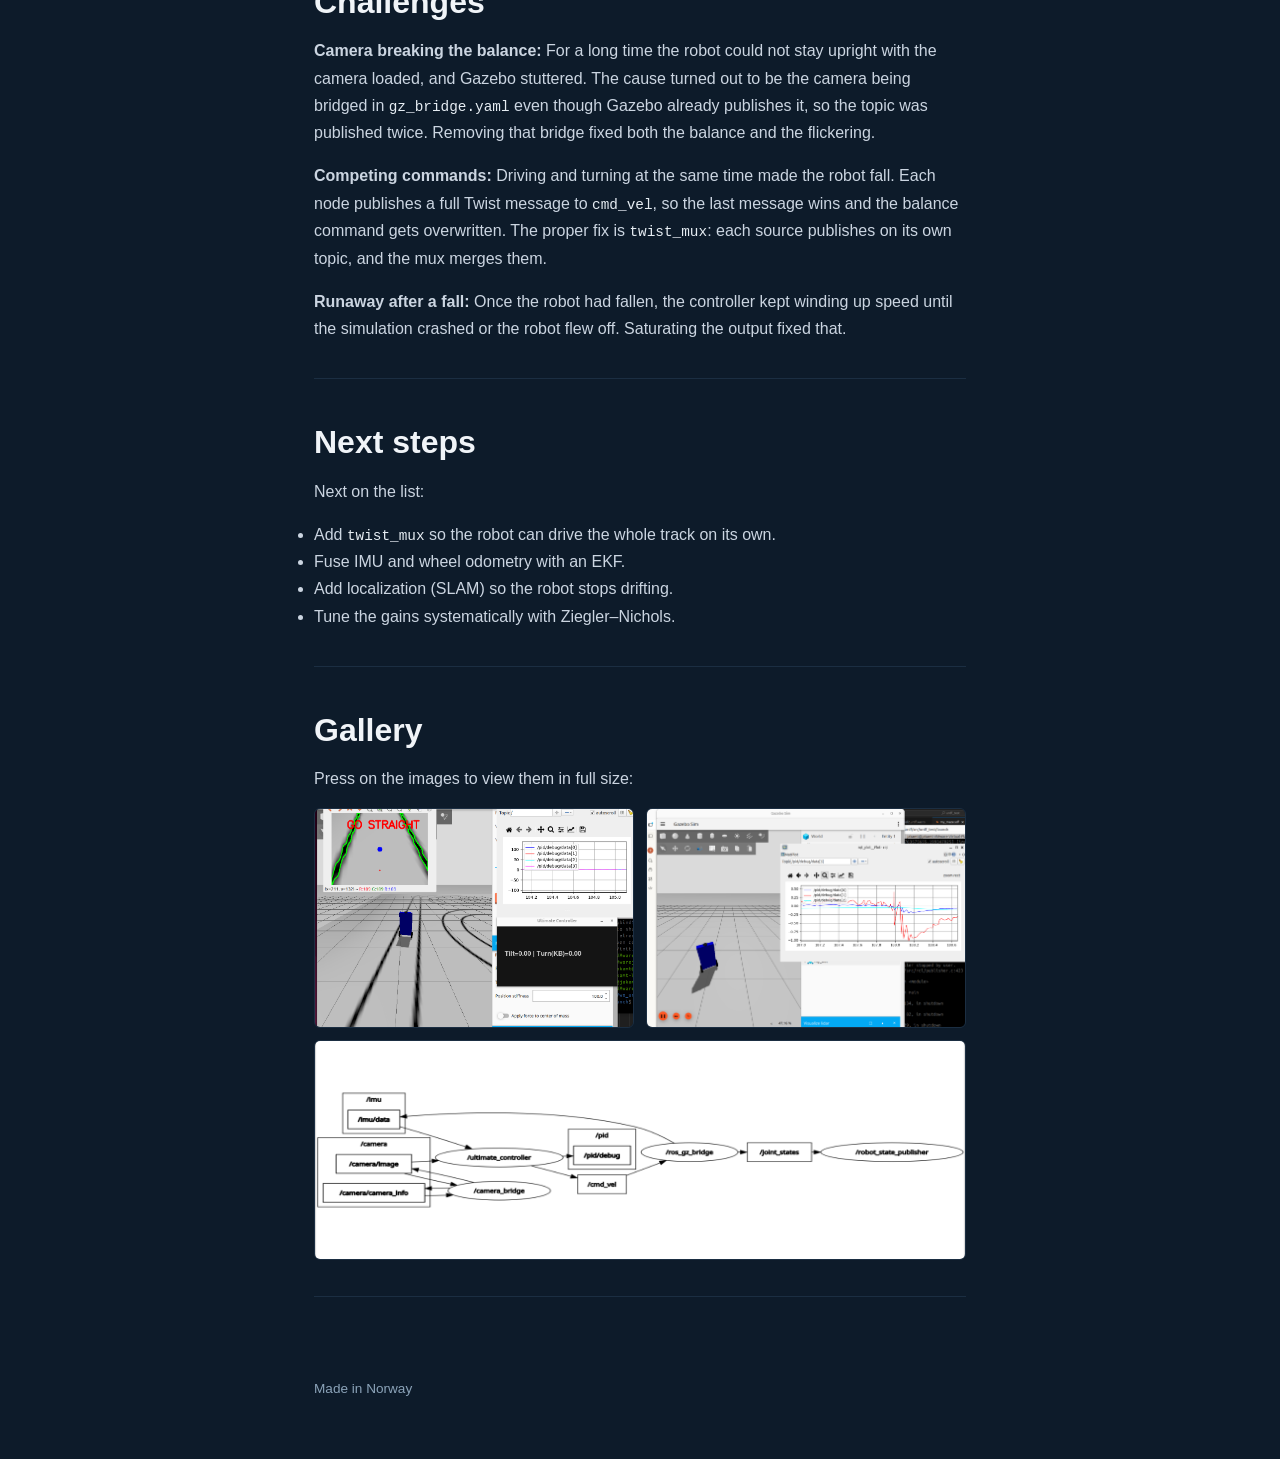
<file: projects/ros2 self_balancing_robot.html>
<!DOCTYPE html>
<html lang="en">
<head>
    <meta charset="UTF-8">
    <meta name="viewport" content="width=device-width, initial-scale=1.0">
    <title>ROS 2 - Self-Balancing Robot</title>
    <link rel="stylesheet" href="../style.css">
</head>
<body>

    <table class="nav-table" width="100%" border="0" cellpadding="0" cellspacing="0">
        <tr>
            <td width="200"><a href="../index.html" style="color:#F0F4F8; font-weight:bold;">Jakob A</a></td>
            <td align="right">
                <table border="0" cellpadding="0" cellspacing="0">
                    <tr>
                        <td style="padding-left:32px;"><a href="../index.html">Home</a></td>
                        <td style="padding-left:32px;"><a href="../about.html">About</a></td>
                        <td style="padding-left:32px;"><a href="../projects.html" class="active">Projects</a></td>
                    </tr>
                </table>
            </td>
        </tr>
    </table>

    <div class="content">

        <a class="back-link" href="../projects.html">Back to Projects</a>

        <h1>ROS2 - Self-Balancing Robot</h1>
        <p class="subtitle">Exam project · ACIT 4820 Applied Robotics and Autonomous Systems · OsloMet</p>

        <div class="tag-row">
            <span class="tag">ROS2 Jazzy</span>
            <span class="tag">Gazebo Harmonic</span>
            <span class="tag">Python</span>
            <span class="tag">PID</span>
            <span class="tag">OpenCV</span>
        </div>

        <p>A two-wheeled, self-balancing robot simulated in ROS2 and Gazebo. It works like an inverted pendulum, the same principle behind Segways and electric unicycles. An IMU measures the tilt of the body, and a PID controller I wrote from scratch drives the wheels to keep it upright. On top of that, I added keyboard control for driving and a camera with computer vision that detects a track on the ground and steers the robot along it.</p>

        <!-- Add YouTube embed here when the video is up
        <iframe width="560" height="315" src="https://www.youtube.com/embed/VIDEO_ID" title="YouTube video player" frameborder="0" allow="accelerometer; autoplay; clipboard-write; encrypted-media; gyroscope; picture-in-picture; web-share" referrerpolicy="strict-origin-when-cross-origin" allowfullscreen></iframe>
        -->

        <hr class="divider">

        <h2>How it works</h2>

        <p><strong>Robot model:</strong> I defined the robot in Xacro. It has an 80 cm tall box body on two differential-drive wheels with a 10 cm radius. A tall body puts the center of mass high, which makes it easier to control. Heavy wheels keep the robot bottom-heavy.</p>

        <p><strong>Balance controller:</strong> The IMU publishes the body's pitch at 100 Hz. The PID node compares it to the setpoint (upright) and sends a corrective velocity to <code>cmd_vel</code>. The node also publishes each P, I and D term on a debug topic, so I could tune the gains live by watching them in rqt_plot.</p>

        <p><strong>Keyboard control:</strong> A small Pygame window reads WASD. W/S shift the balance setpoint by ±0.1 rad, so the robot leans and drives in that direction. A/D rotate it around the z-axis. The setpoint ramps in steps of 0.02 instead of jumping, which keeps the D term from spiking.</p>

        <p><strong>Computer vision:</strong> A camera on the front of the robot is tilted 45° down at the track. An OpenCV node blurs and thresholds each frame to find the black lines at 30 fps. A P-controller then rotates the robot to keep it centered between the lines.</p>

        <hr class="divider">

        <h2>Results</h2>

        <p>The balance controller is very reliable. It kept the robot upright for over 90 minutes, after which I stopped timing, and the sway stayed within about ±0.06 rad. It also recovered from a push that tilted the robot to −0.4 rad, settling back to upright in about 2 seconds.</p>

        <table class="pid-table">
            <tr><th>Kp</th><th>Ki</th><th>Kd</th><th>Recovery</th><th>Notes</th></tr>
            <tr><td>5</td><td>1</td><td>2</td><td>3.1 s</td><td>Main setting used through the project</td></tr>
            <tr><td>7</td><td>1</td><td>2</td><td>2.4 s</td><td>Quicker response</td></tr>
            <tr><td>7</td><td>1</td><td>3</td><td>2.1 s</td><td>Fastest, but skittish and unstable</td></tr>
            <tr><td>3</td><td>1</td><td>2</td><td>5.2 s</td><td>Sluggish</td></tr>
        </table>

        <p>The vision system detected the track borders every time and steered well. The robot is not fully autonomous yet, though. Forward driving still comes from the keyboard, and it tends to fall over in the curves.</p>

        <hr class="divider">

        <h2>Challenges</h2>

        <p><strong>Camera breaking the balance:</strong> For a long time the robot could not stay upright with the camera loaded, and Gazebo stuttered. The cause turned out to be the camera being bridged in <code>gz_bridge.yaml</code> even though Gazebo already publishes it, so the topic was published twice. Removing that bridge fixed both the balance and the flickering.</p>

        <p><strong>Competing commands:</strong> Driving and turning at the same time made the robot fall. Each node publishes a full Twist message to <code>cmd_vel</code>, so the last message wins and the balance command gets overwritten. The proper fix is <code>twist_mux</code>: each source publishes on its own topic, and the mux merges them.</p>

        <p><strong>Runaway after a fall:</strong> Once the robot had fallen, the controller kept winding up speed until the simulation crashed or the robot flew off. Saturating the output fixed that.</p>

        <hr class="divider">

        <h2>Next steps</h2>
        <p>Next on the list:</p>
        <ul>
            <li>Add <code>twist_mux</code> so the robot can drive the whole track on its own.</li>
            <li>Fuse IMU and wheel odometry with an EKF.</li>
            <li>Add localization (SLAM) so the robot stops drifting.</li>
            <li>Tune the gains systematically with Ziegler–Nichols.</li>
        </ul>

        <hr class="divider">

        <h2>Gallery</h2>
        <p>Press on the images to view them in full size:</p>
        <div class="project-gallery">
            <img src="../pictures/ros2_self_balancing_robot/final system with frames.PNG" alt="Balancing robot in Gazebo with the track">
            <img src="../pictures/ros2_self_balancing_robot/Pid Controller graphed with only p and i.PNG" alt="OpenCV line detection with green contours">
            <img src="../pictures/ros2_self_balancing_robot/UltimateController RQT.PNG" alt="rqt_plot of the PID terms">
            
        </div>

        <hr class="divider">

        <footer>Made in Norway</footer>
    </div>

<!-- Gallery viewer   -->
<script>
        const lightbox = document.createElement('div');
        lightbox.className = 'lightbox';
        const lightboxImg = document.createElement('img');
        lightbox.appendChild(lightboxImg);
        document.body.appendChild(lightbox);

        document.querySelectorAll('.project-gallery img').forEach(img => {
            img.addEventListener('click', () => {
                lightboxImg.src = img.src;
                lightboxImg.alt = img.alt;
                lightbox.classList.add('open');
            });
        });

        lightbox.addEventListener('click', () => lightbox.classList.remove('open'));
        document.addEventListener('keydown', e => {
            if (e.key === 'Escape') lightbox.classList.remove('open');
        });
    </script>

</body>
</html>
</file>
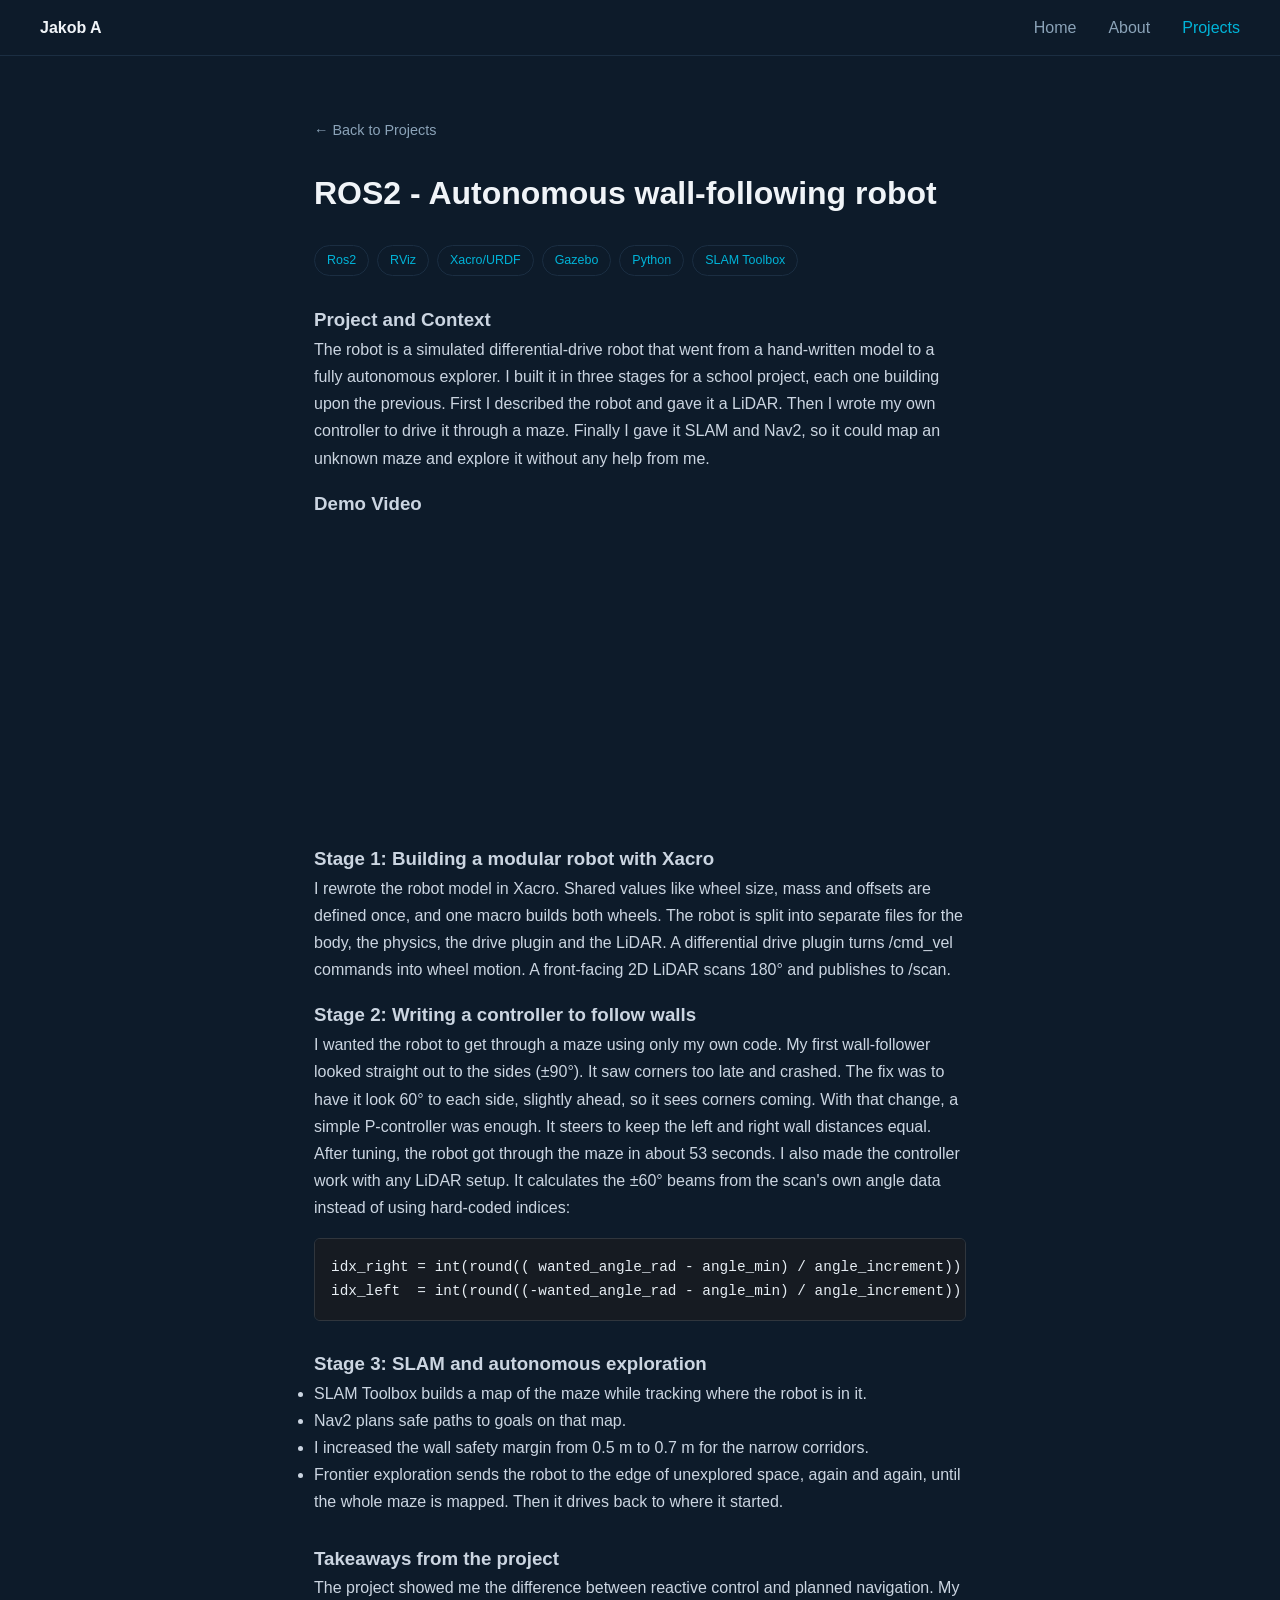
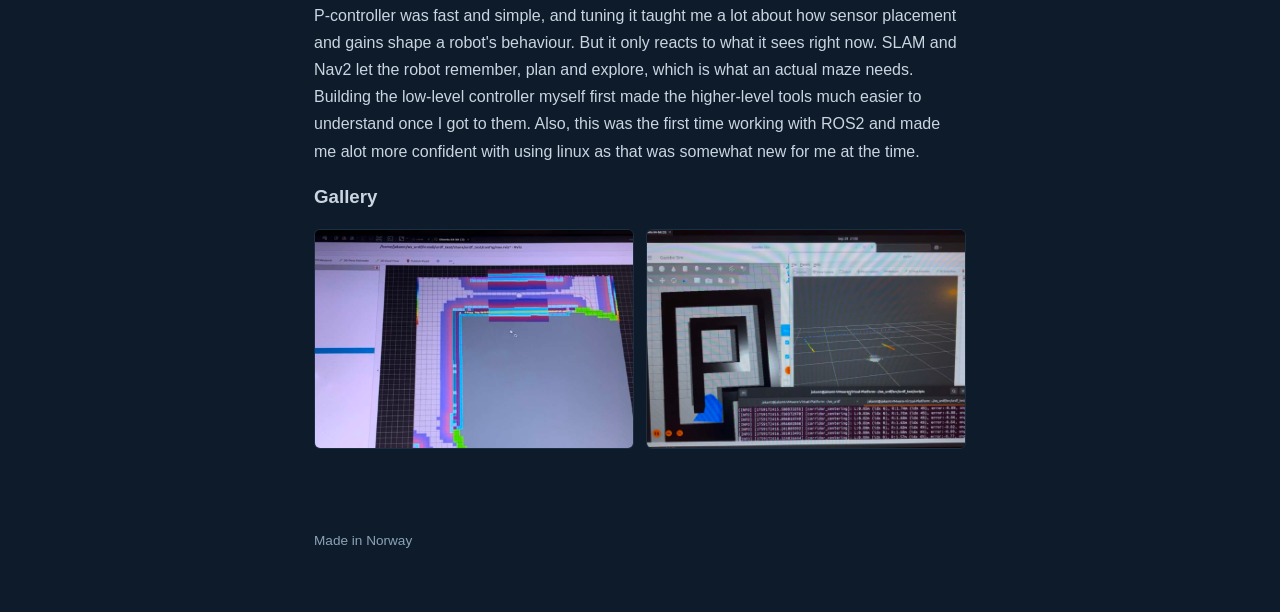
<file: projects/wallfollowing_robot.html>
<!DOCTYPE html>
<html lang="en">
<head>
    <meta charset="UTF-8">
    <meta name="viewport" content="width=device-width, initial-scale=1.0">
    <title>ROS 2 - Autonomous Wall-following robot</title>
    <link rel="stylesheet" href="../style.css">

    <!-- Three.js via CDN import map, no build step -->
    <script type="importmap">
    {
        "imports": {
            "three": "https://unpkg.com/three@0.166.0/build/three.module.js",
            "three/addons/": "https://unpkg.com/three@0.166.0/examples/jsm/"
        }
    }
    </script>
</head>
<body>

    <table class="nav-table" width="100%" border="0" cellpadding="0" cellspacing="0">
        <tr>
            <td width="200"><a href="../index.html" style="color:#F0F4F8; font-weight:bold;">Jakob A</a></td>
            <td align="right">
                <table border="0" cellpadding="0" cellspacing="0">
                    <tr>
                        <td style="padding-left:32px;"><a href="../index.html">Home</a></td>
                        <td style="padding-left:32px;"><a href="../about.html">About</a></td>
                        <td style="padding-left:32px;"><a href="../projects.html" class="active">Projects</a></td>
                    </tr>
                </table>
            </td>
        </tr>
    </table>

    <div class="content">

        <a class="back-link" href="../projects.html">Back to Projects</a>

        <h1>ROS2 - Autonomous wall-following robot</h1>
        <p class="subtitle"></p>

        <div class="tag-row">
            <span class="tag">Ros2</span>
            <span class="tag">RViz</span>
            <span class="tag">Xacro/URDF</span>
            <span class="tag">Gazebo</span>
            <span class="tag">Python</span>
            <span class ="tag">SLAM Toolbox</span>
        </div>

        <h3>Project and Context</h3>
        <p>The robot is a simulated differential-drive robot that went from a hand-written model to a fully autonomous explorer. I built it in three stages for a school project, each one building upon the previous. First I described the robot and gave it a LiDAR. Then I wrote my own controller to drive it through a maze. Finally I gave it SLAM and Nav2, so it could map an unknown maze and explore it without any help from me.
        </p>     
        
        <h3>Demo Video</h3>
        <iframe width="560" height="315" src="https://www.youtube.com/embed/vR454tb5PYI?si=cHgbkWT09RIwd3eY" title="YouTube video player" frameborder="0" allow="accelerometer; autoplay; clipboard-write; encrypted-media; gyroscope; picture-in-picture; web-share" referrerpolicy="strict-origin-when-cross-origin" allowfullscreen></iframe>
        
        <h3>Stage 1: Building a modular robot with Xacro</h3>
        <p>I rewrote the robot model in Xacro. Shared values like wheel size, mass and offsets are defined once, and one macro builds both wheels. The robot is split into separate files for the body, the physics, the drive plugin and the LiDAR. A differential drive plugin turns /cmd_vel commands into wheel motion. A front-facing 2D LiDAR scans 180° and publishes to /scan.</p> 
    

        <h3>Stage 2: Writing a controller to follow walls</h3>
        <p>I wanted the robot to get through a maze using only my own code. My first wall-follower looked straight out to the sides (±90°). It saw corners too late and crashed. The fix was to have it look 60° to each side, slightly ahead, so it sees corners coming. With that change, a simple P-controller was enough. It steers to keep the left and right wall distances equal. After tuning, the robot got through the maze in about 53 seconds. I also made the controller work with any LiDAR setup. It calculates the ±60° beams from the scan's own angle data instead of using hard-coded indices:</p>

        <!-- Python code snippet -->
        <pre><code class="language-python">idx_right = int(round(( wanted_angle_rad - angle_min) / angle_increment))
idx_left  = int(round((-wanted_angle_rad - angle_min) / angle_increment))</code></pre>
        
        <br>
        <h3>Stage 3: SLAM and autonomous exploration</h3>
        <ul>
            <li>SLAM Toolbox builds a map of the maze while tracking where the robot is in it.</li>
            <li>Nav2 plans safe paths to goals on that map.</li>
            <li>I increased the wall safety margin from 0.5 m to 0.7 m for the narrow corridors.</li>
            <li>Frontier exploration sends the robot to the edge of unexplored space, again and again, until the whole maze is mapped. Then it drives back to where it started.</li>
        </ul>

        <br>

        <h3>Takeaways from the project</h3>
        <p> The project showed me the difference between reactive control and planned navigation. My P-controller was fast and simple, and tuning it taught me a lot about how sensor placement and gains shape a robot's behaviour. But it only reacts to what it sees right now. SLAM and Nav2 let the robot remember, plan and explore, which is what an actual maze needs. Building the low-level controller myself first made the higher-level tools much easier to understand once I got to them. Also, this was the first time working with ROS2 and made me alot more confident with using linux as that was somewhat new for me at the time. </p>
       
        <h3>Gallery</h3>
        <div class="project-gallery">
            <img src="../pictures/bcb6ade1-5d8f-443c-adeb-9e61f70511bf.jpg" alt="###">
            <img src="../pictures/d809a923-9bce-4dde-a6d1-66a46a75e28f.jpg" alt="###">
        </div>

        <footer>Made in Norway</footer>
    </div>

    <!-- Gallery viewer   -->
<script>
        const lightbox = document.createElement('div');
        lightbox.className = 'lightbox';
        const lightboxImg = document.createElement('img');
        lightbox.appendChild(lightboxImg);
        document.body.appendChild(lightbox);

        document.querySelectorAll('.project-gallery img').forEach(img => {
            img.addEventListener('click', () => {
                lightboxImg.src = img.src;
                lightboxImg.alt = img.alt;
                lightbox.classList.add('open');
            });
        });

        lightbox.addEventListener('click', () => lightbox.classList.remove('open'));
        document.addEventListener('keydown', e => {
            if (e.key === 'Escape') lightbox.classList.remove('open');
        });
    </script>

</body>
</html>
</file>
<file: style.css>
* { box-sizing: border-box; margin: 0; padding: 0; }

body {
    background-color: #0D1B2A;
    color: #CBD5E1;
    font-family: Calibri, sans-serif;
    line-height: 1.7;
}

a {
    color: #8BA3B8;
    text-decoration: none;
}

a:hover, a.active { color: #00B4D8; }

.nav-table {
    border-bottom: 1px solid #1B2E42;
    padding: 0 40px;
    height: 56px;
}

.content {
    max-width: 700px;
    margin: 60px auto;
    padding: 0 24px;
}

h1 {
    color: #F0F4F8;
    font-size: 2rem;
    margin-bottom: 8px;
}

h2 {
    color: #F0F4F8;
    font-size: 2rem;
    margin-bottom: 8px;
}

.subtitle {
    color: #00B4D8;
    margin-bottom: 24px;
}

.divider {
    border: none;
    border-top: 1px solid #1B2E42;
    margin: 36px 0;
}

p { margin-bottom: 16px; }

footer {
    margin-top: 80px;
    font-size: 0.85rem;
    color: #8BA3B8;
}

/* ===================================================
   Projects grid (projects.html hub page)
   =================================================== */

.project-grid {
    max-width: 960px;
    margin: 0 auto;
    padding: 0 24px;
    display: grid;
    grid-template-columns: repeat(2, 1fr);
    gap: 24px;
}

.project-card {
    display: block;
    background-color: #142236;
    border: 1px solid #1B2E42;
    border-radius: 6px;
    overflow: hidden;
    color: #CBD5E1;
    transition: border-color 0.15s ease, transform 0.15s ease;
}

.project-card:hover {
    border-color: #00B4D8;
    transform: translateY(-2px);
}

.project-card .project-card-img {
    width: 100%;
    aspect-ratio: 16 / 10;
    object-fit: cover;
    display: block;
    background-color: #0D1B2A;
}

.project-card .project-card-body {
    padding: 16px 18px 20px;
}

.project-card h3 {
    color: #F0F4F8;
    font-size: 1.05rem;
    margin-bottom: 6px;
}

.project-card p {
    font-size: 0.9rem;
    color: #8BA3B8;
    margin-bottom: 0;
}

.project-card-placeholder {
    display: flex;
    align-items: center;
    justify-content: center;
    aspect-ratio: 16 / 10;
    background-color: #0D1B2A;
    color: #3D5470;
    font-size: 0.8rem;
}

@media (max-width: 640px) {
    .project-grid { grid-template-columns: 1fr; }
}

/* ===================================================
   Project detail page (projects/*.html)
   =================================================== */

.project-hero-img {
    width: 100%;
    max-height: 420px;
    object-fit: cover;
    border-radius: 6px;
    margin-bottom: 32px;
    display: block;
}

.back-link {
    display: inline-block;
    margin-bottom: 24px;
    font-size: 0.9rem;
}

.back-link::before {
    content: "\2190  ";
}

.tag-row {
    display: flex;
    flex-wrap: wrap;
    gap: 8px;
    margin-bottom: 28px;
}

.tag {
    font-size: 0.78rem;
    color: #00B4D8;
    border: 1px solid #1B2E42;
    border-radius: 999px;
    padding: 4px 12px;
}

.project-links {
    margin-top: 8px;
}

.project-links a {
    display: inline-block;
    margin-right: 20px;
    text-decoration: underline;
}

.project-gallery,
.image-gallery {
    display: flex;
    flex-wrap: wrap;
    gap: 12px;
    margin: 16px 0;
}

.project-gallery img,
.image-gallery img {
    flex: 1 1 220px;
    max-width: 100%;
    height: 220px;
    max-height: 220px;
    aspect-ratio: 4 / 3;
    object-fit: cover;
    border-radius: 6px;
    border: 1px solid #1B2E42;
}

@media (max-width: 600px) {
    .project-gallery, .image-gallery { flex-direction: column; }
    .project-gallery img, .image-gallery img { height: auto; }
}

/* ===================================================
   STL model viewer (stl-viewer.js)
   =================================================== */

.stl-viewer {
    position: relative;
    width: 100%;
    aspect-ratio: 1 / 1;
    background: #13233A;
    border: 1px solid #1B2E42;
    border-radius: 6px;
    overflow: hidden;
    margin: 16px 0;
    cursor: grab;
}

.stl-viewer:active {
    cursor: grabbing;
}

/* renderer.setSize(w, h, false) in stl-viewer.js stops Three.js writing
   inline pixel styles on the canvas, so this rule stays in control of size. */
.stl-viewer canvas {
    display: block;
    width: 100% !important;
    height: 100% !important;
}

.stl-viewer-status {
    position: absolute;
    top: 50%;
    left: 50%;
    transform: translate(-50%, -50%);
    color: #8BA3B8;
    font-size: 0.85rem;
    letter-spacing: 0.02em;
    pointer-events: none;
}

.stl-viewer-hint {
    font-size: 0.75rem;
    color: #8BA3B8;
    margin-top: -8px;
    margin-bottom: 16px;
}

/* global `a { text-decoration: none }` needs an explicit override here */
.stl-viewer-hint a {
    text-decoration: underline;
}

.stl-viewer-caption {
    font-size: 0.82rem;
    color: #8BA3B8;
    text-align: center;
    margin-top: -8px;
    margin-bottom: 28px;
}

.project-gallery img {
    cursor: zoom-in;
}

.lightbox {
    display: none;
    position: fixed;
    inset: 0;
    background: rgba(13, 27, 42, 0.95);
    z-index: 1000;
    align-items: center;
    justify-content: center;
    padding: 24px;
    cursor: zoom-out;
}

.lightbox.open {
    display: flex;
}

.lightbox img {
    max-width: 100%;
    max-height: 100%;
    object-fit: contain;
}

#flowfield {
    position: fixed;
    inset: 0;
    width: 100%;
    height: 100%;
    z-index: -1;
    pointer-events: none;
}

pre {
    background: #161b22;
    border: 1px solid #30363d;
    border-radius: 6px;
    padding: 16px;
    overflow-x: auto;   /* long lines scroll instead of breaking the layout */
}

code {
    font-family: "Fira Code", Consolas, monospace;
    font-size: 0.9em;
    color: #e6edf3;
}

video {
    width: 100%;
    height: auto;
    border-radius: 6px;
    margin-bottom: 16px;
}
</file>
